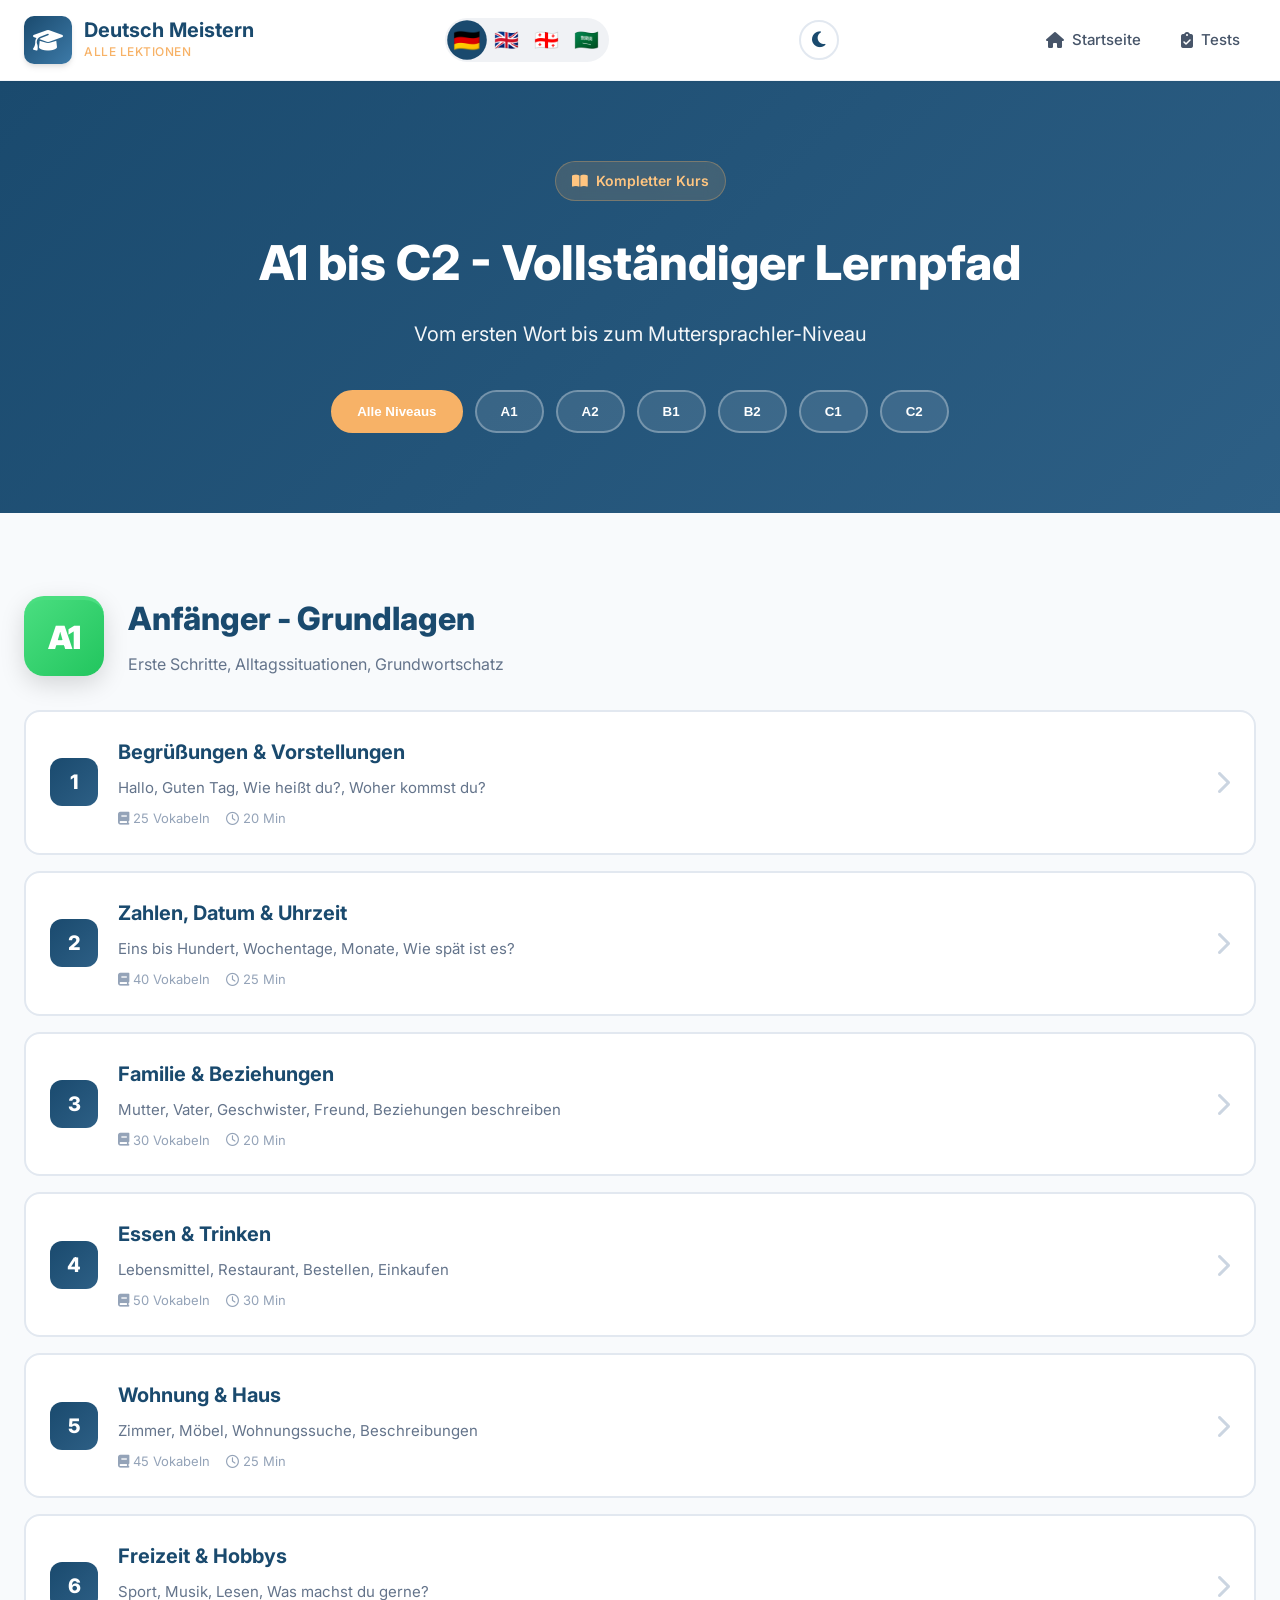
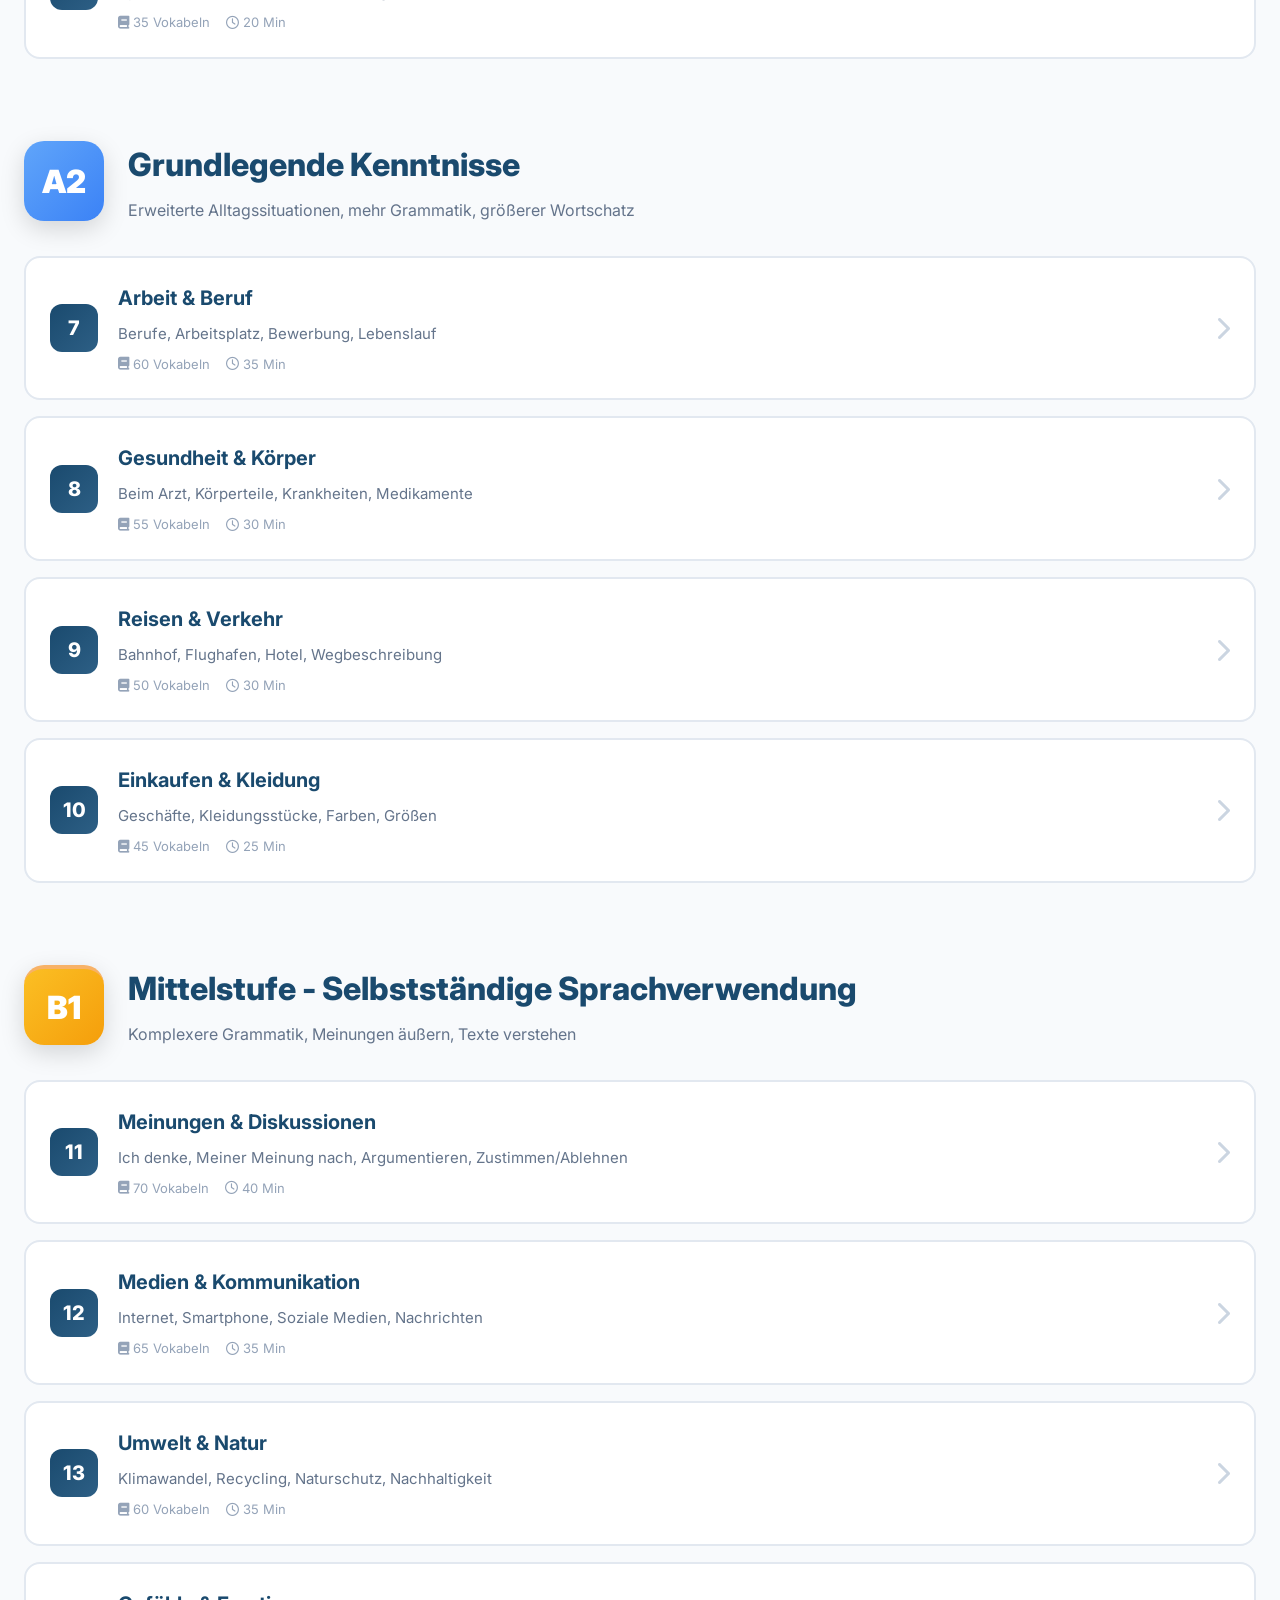
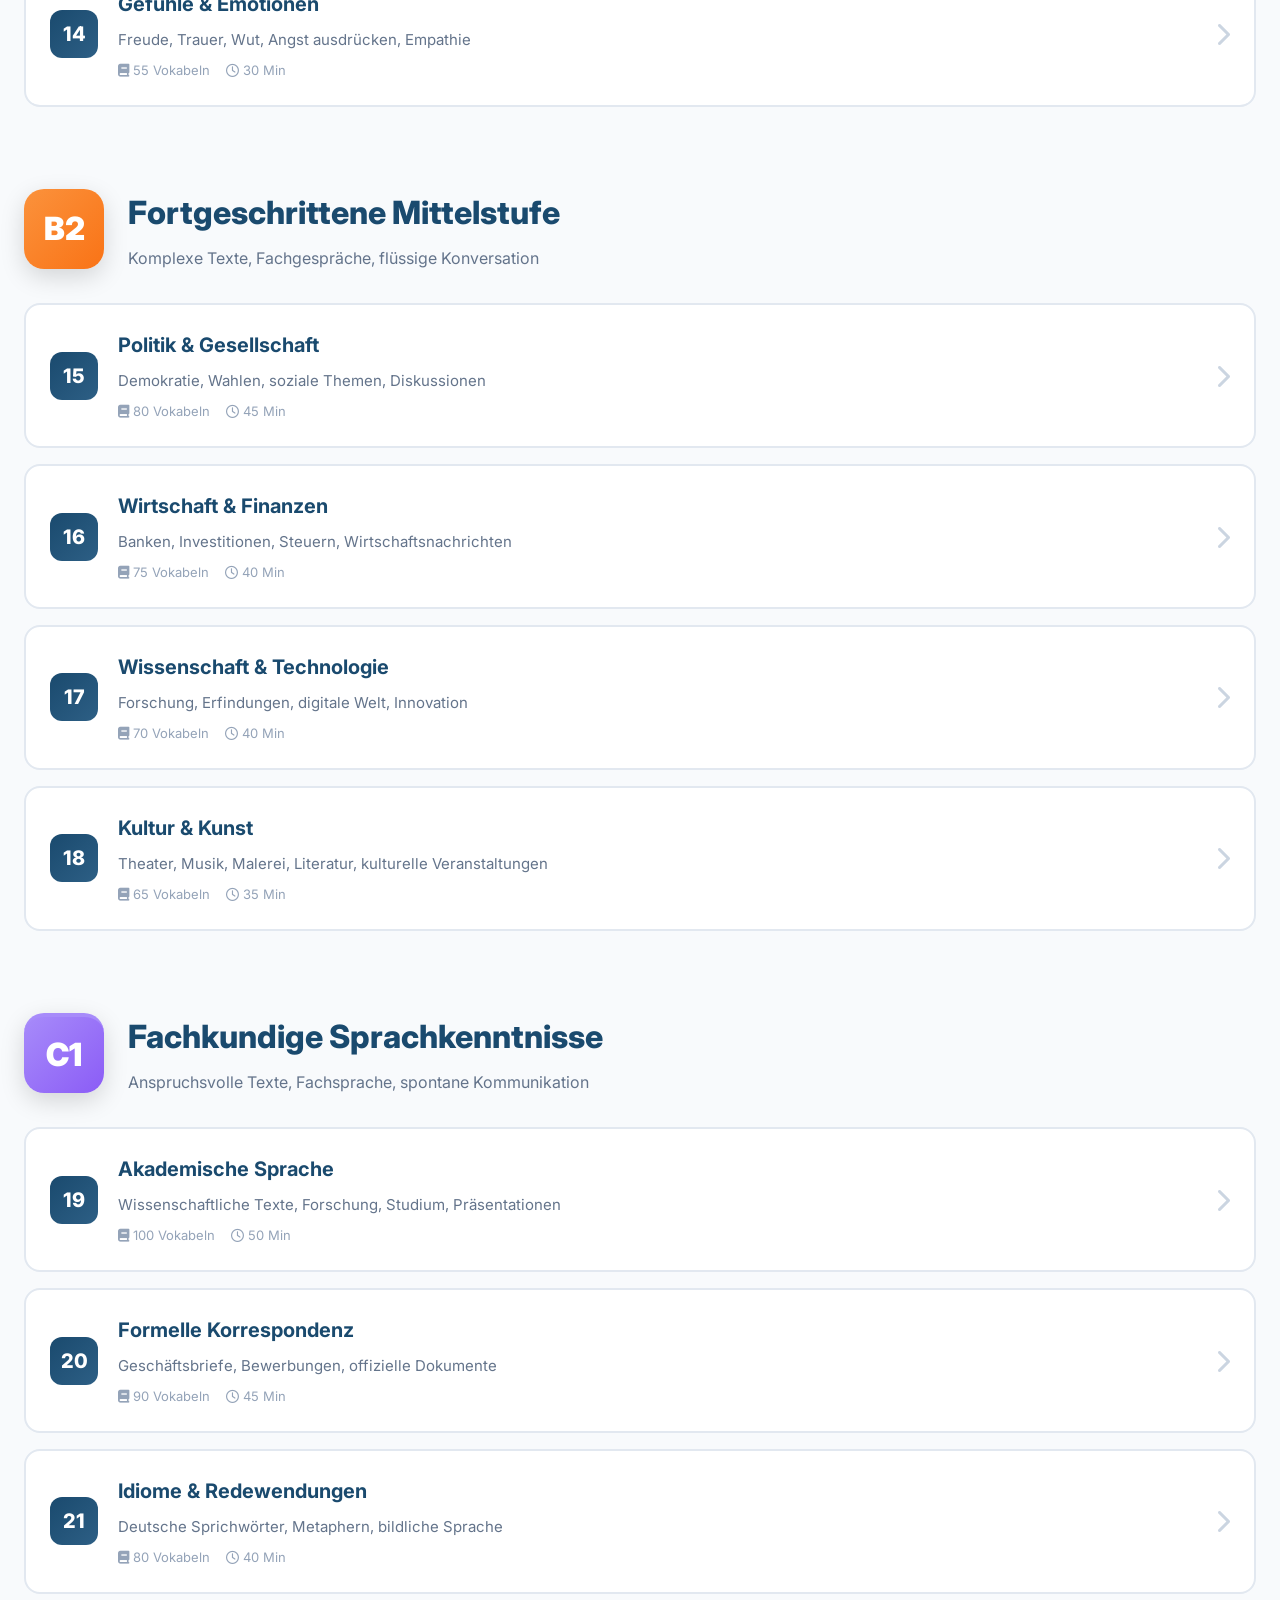
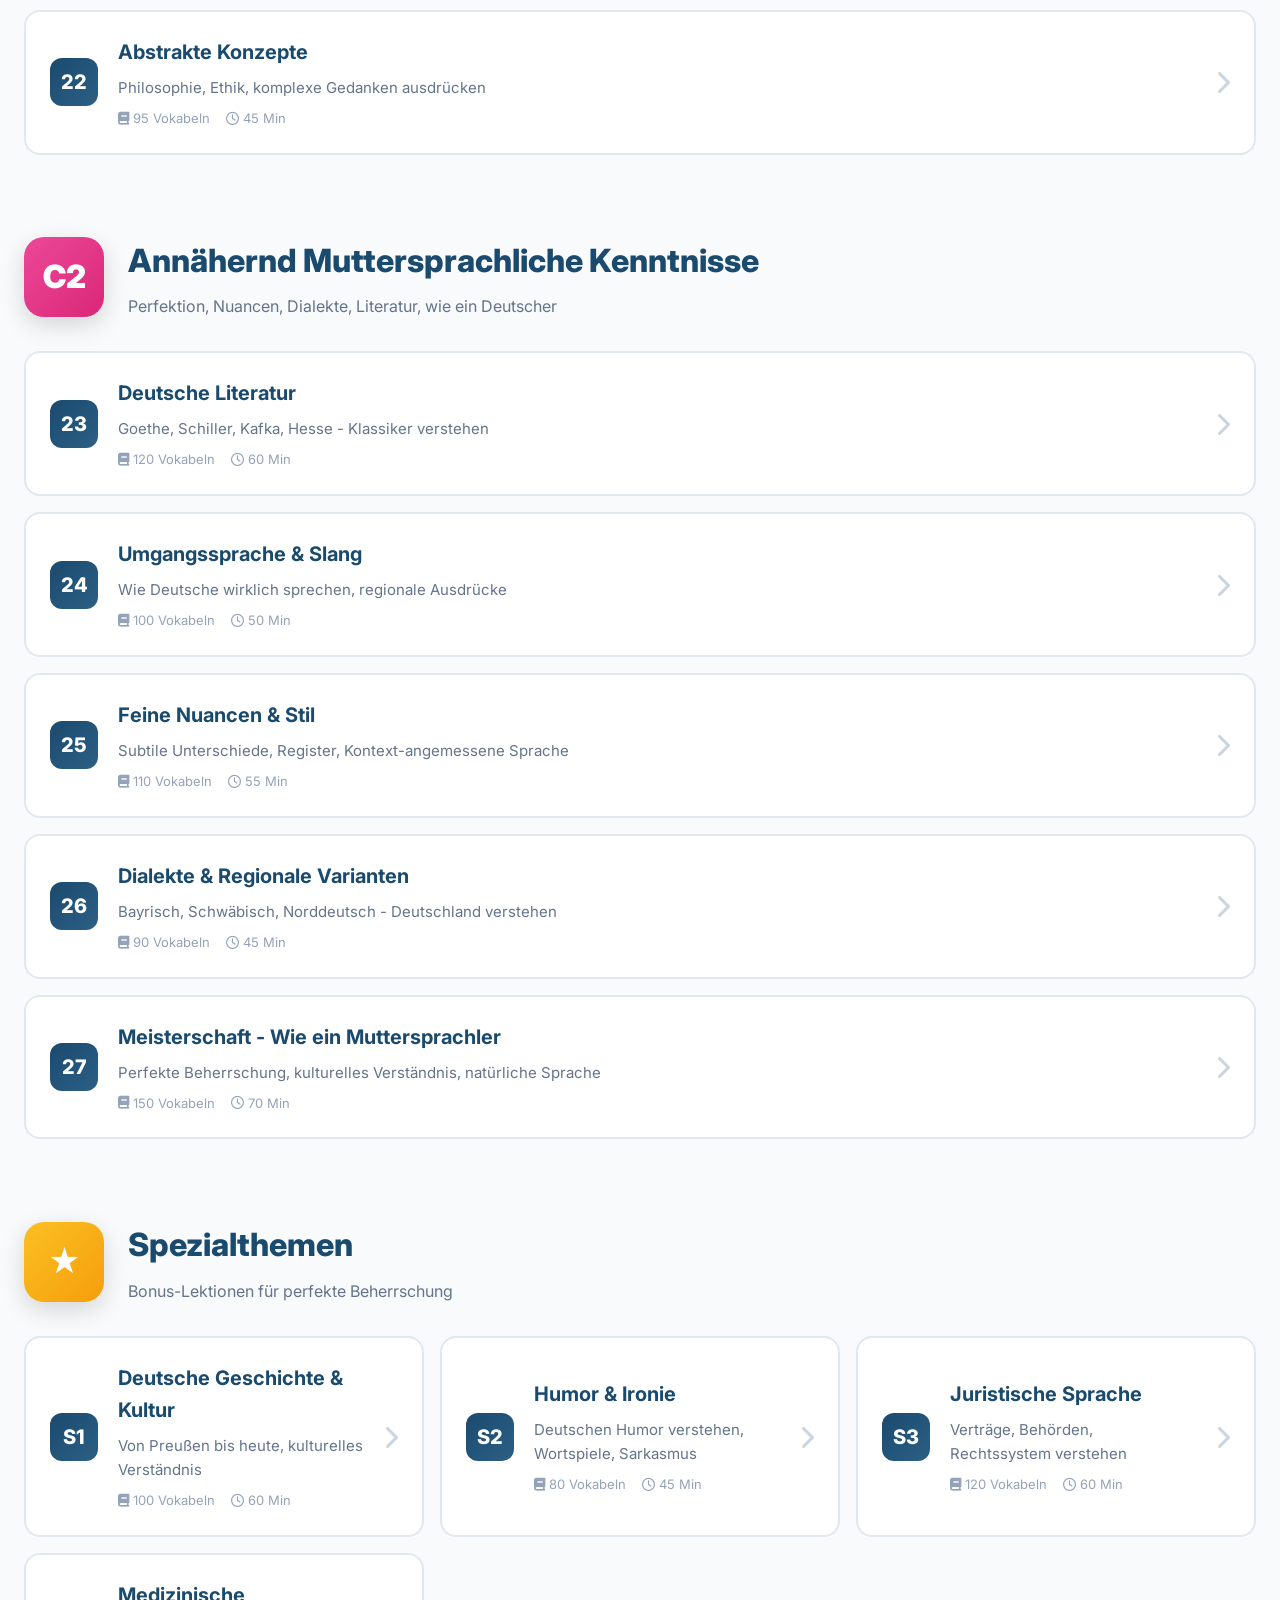
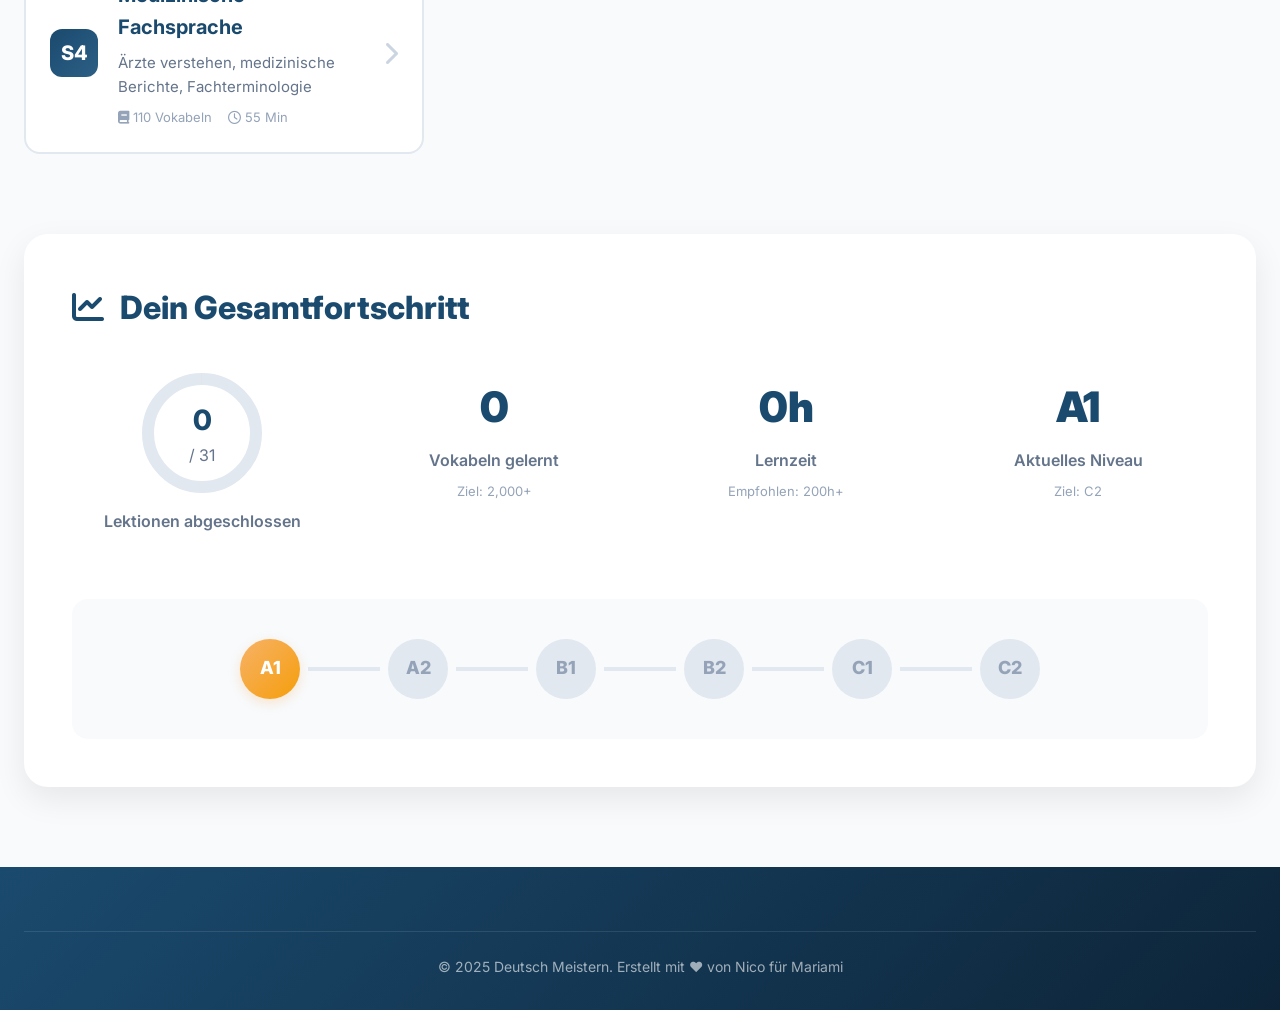
<file: lektionen.html>
<!DOCTYPE html>
<html lang="de">
<head>
    <meta charset="UTF-8">
    <meta name="viewport" content="width=device-width, initial-scale=1.0">
    <title>Alle Lektionen | Deutsch Meistern</title>
    <link rel="stylesheet" href="style.css">
    <link rel="stylesheet" href="lesson-styles.css">
    <link rel="stylesheet" href="https://cdnjs.cloudflare.com/ajax/libs/font-awesome/6.4.0/css/all.min.css">
    <link href="https://fonts.googleapis.com/css2?family=Inter:wght@300;400;500;600;700;800&display=swap" rel="stylesheet">
</head>
<body>
    <div class="scroll-progress"></div>

    <!-- Header -->
    <header class="header">
        <div class="container">
            <div class="header-content">
                <div class="logo">
                    <div class="logo-icon">
                        <i class="fa-solid fa-graduation-cap"></i>
                    </div>
                    <div class="logo-text">
                        <span class="logo-title">Deutsch Meistern</span>
                        <span class="logo-subtitle">Alle Lektionen</span>
                    </div>
                </div>
                
                <div class="language-switcher">
                    <button class="lang-btn active" data-lang="de">🇩🇪</button>
                    <button class="lang-btn" data-lang="en">🇬🇧</button>
                    <button class="lang-btn" data-lang="ka">🇬🇪</button>
                    <button class="lang-btn" data-lang="ar">🇸🇦</button>
                </div>
                
                <button class="theme-toggle" id="themeToggle">
                    <i class="fa-solid fa-moon"></i>
                </button>
                
                <nav class="nav">
                    <a href="index.html" class="nav-link">
                        <i class="fa-solid fa-home"></i>
                        <span>Startseite</span>
                    </a>
                    <a href="tests.html" class="nav-link">
                        <i class="fa-solid fa-clipboard-check"></i>
                        <span>Tests</span>
                    </a>
                </nav>
            </div>
        </div>
    </header>

    <!-- Lesson Library Hero -->
    <section class="lesson-hero">
        <div class="container">
            <div class="lesson-hero-content">
                <div class="hero-badge">
                    <i class="fa-solid fa-book-open"></i>
                    <span>Kompletter Kurs</span>
                </div>
                <h1>A1 bis C2 - Vollständiger Lernpfad</h1>
                <p>Vom ersten Wort bis zum Muttersprachler-Niveau</p>
                
                <div class="level-selector">
                    <button class="level-selector-btn active" onclick="filterLessons('all')">Alle Niveaus</button>
                    <button class="level-selector-btn" onclick="filterLessons('a1')">A1</button>
                    <button class="level-selector-btn" onclick="filterLessons('a2')">A2</button>
                    <button class="level-selector-btn" onclick="filterLessons('b1')">B1</button>
                    <button class="level-selector-btn" onclick="filterLessons('b2')">B2</button>
                    <button class="level-selector-btn" onclick="filterLessons('c1')">C1</button>
                    <button class="level-selector-btn" onclick="filterLessons('c2')">C2</button>
                </div>
            </div>
        </div>
    </section>

    <!-- Complete Lesson Structure -->
    <section class="lessons-library">
        <div class="container">
            
            <!-- A1 LEVEL -->
            <div class="level-section" data-level="a1">
                <div class="level-section-header">
                    <div class="level-badge-large level-a1">A1</div>
                    <div>
                        <h2>Anfänger - Grundlagen</h2>
                        <p>Erste Schritte, Alltagssituationen, Grundwortschatz</p>
                    </div>
                </div>

                <div class="lessons-grid">
                    <div class="lesson-item" onclick="openLesson('a1-1')">
                        <div class="lesson-number">1</div>
                        <div class="lesson-content">
                            <h3>Begrüßungen & Vorstellungen</h3>
                            <p>Hallo, Guten Tag, Wie heißt du?, Woher kommst du?</p>
                            <div class="lesson-meta-small">
                                <span><i class="fa-solid fa-book"></i> 25 Vokabeln</span>
                                <span><i class="fa-regular fa-clock"></i> 20 Min</span>
                            </div>
                        </div>
                        <i class="fa-solid fa-chevron-right"></i>
                    </div>

                    <div class="lesson-item" onclick="openLesson('a1-2')">
                        <div class="lesson-number">2</div>
                        <div class="lesson-content">
                            <h3>Zahlen, Datum & Uhrzeit</h3>
                            <p>Eins bis Hundert, Wochentage, Monate, Wie spät ist es?</p>
                            <div class="lesson-meta-small">
                                <span><i class="fa-solid fa-book"></i> 40 Vokabeln</span>
                                <span><i class="fa-regular fa-clock"></i> 25 Min</span>
                            </div>
                        </div>
                        <i class="fa-solid fa-chevron-right"></i>
                    </div>

                    <div class="lesson-item" onclick="openLesson('a1-3')">
                        <div class="lesson-number">3</div>
                        <div class="lesson-content">
                            <h3>Familie & Beziehungen</h3>
                            <p>Mutter, Vater, Geschwister, Freund, Beziehungen beschreiben</p>
                            <div class="lesson-meta-small">
                                <span><i class="fa-solid fa-book"></i> 30 Vokabeln</span>
                                <span><i class="fa-regular fa-clock"></i> 20 Min</span>
                            </div>
                        </div>
                        <i class="fa-solid fa-chevron-right"></i>
                    </div>

                    <div class="lesson-item" onclick="openLesson('a1-4')">
                        <div class="lesson-number">4</div>
                        <div class="lesson-content">
                            <h3>Essen & Trinken</h3>
                            <p>Lebensmittel, Restaurant, Bestellen, Einkaufen</p>
                            <div class="lesson-meta-small">
                                <span><i class="fa-solid fa-book"></i> 50 Vokabeln</span>
                                <span><i class="fa-regular fa-clock"></i> 30 Min</span>
                            </div>
                        </div>
                        <i class="fa-solid fa-chevron-right"></i>
                    </div>

                    <div class="lesson-item" onclick="openLesson('a1-5')">
                        <div class="lesson-number">5</div>
                        <div class="lesson-content">
                            <h3>Wohnung & Haus</h3>
                            <p>Zimmer, Möbel, Wohnungssuche, Beschreibungen</p>
                            <div class="lesson-meta-small">
                                <span><i class="fa-solid fa-book"></i> 45 Vokabeln</span>
                                <span><i class="fa-regular fa-clock"></i> 25 Min</span>
                            </div>
                        </div>
                        <i class="fa-solid fa-chevron-right"></i>
                    </div>

                    <div class="lesson-item" onclick="openLesson('a1-6')">
                        <div class="lesson-number">6</div>
                        <div class="lesson-content">
                            <h3>Freizeit & Hobbys</h3>
                            <p>Sport, Musik, Lesen, Was machst du gerne?</p>
                            <div class="lesson-meta-small">
                                <span><i class="fa-solid fa-book"></i> 35 Vokabeln</span>
                                <span><i class="fa-regular fa-clock"></i> 20 Min</span>
                            </div>
                        </div>
                        <i class="fa-solid fa-chevron-right"></i>
                    </div>
                </div>
            </div>

            <!-- A2 LEVEL -->
            <div class="level-section" data-level="a2">
                <div class="level-section-header">
                    <div class="level-badge-large level-a2">A2</div>
                    <div>
                        <h2>Grundlegende Kenntnisse</h2>
                        <p>Erweiterte Alltagssituationen, mehr Grammatik, größerer Wortschatz</p>
                    </div>
                </div>

                <div class="lessons-grid">
                    <div class="lesson-item" onclick="openLesson('a2-1')">
                        <div class="lesson-number">7</div>
                        <div class="lesson-content">
                            <h3>Arbeit & Beruf</h3>
                            <p>Berufe, Arbeitsplatz, Bewerbung, Lebenslauf</p>
                            <div class="lesson-meta-small">
                                <span><i class="fa-solid fa-book"></i> 60 Vokabeln</span>
                                <span><i class="fa-regular fa-clock"></i> 35 Min</span>
                            </div>
                        </div>
                        <i class="fa-solid fa-chevron-right"></i>
                    </div>

                    <div class="lesson-item" onclick="openLesson('a2-2')">
                        <div class="lesson-number">8</div>
                        <div class="lesson-content">
                            <h3>Gesundheit & Körper</h3>
                            <p>Beim Arzt, Körperteile, Krankheiten, Medikamente</p>
                            <div class="lesson-meta-small">
                                <span><i class="fa-solid fa-book"></i> 55 Vokabeln</span>
                                <span><i class="fa-regular fa-clock"></i> 30 Min</span>
                            </div>
                        </div>
                        <i class="fa-solid fa-chevron-right"></i>
                    </div>

                    <div class="lesson-item" onclick="openLesson('a2-3')">
                        <div class="lesson-number">9</div>
                        <div class="lesson-content">
                            <h3>Reisen & Verkehr</h3>
                            <p>Bahnhof, Flughafen, Hotel, Wegbeschreibung</p>
                            <div class="lesson-meta-small">
                                <span><i class="fa-solid fa-book"></i> 50 Vokabeln</span>
                                <span><i class="fa-regular fa-clock"></i> 30 Min</span>
                            </div>
                        </div>
                        <i class="fa-solid fa-chevron-right"></i>
                    </div>

                    <div class="lesson-item" onclick="openLesson('a2-4')">
                        <div class="lesson-number">10</div>
                        <div class="lesson-content">
                            <h3>Einkaufen & Kleidung</h3>
                            <p>Geschäfte, Kleidungsstücke, Farben, Größen</p>
                            <div class="lesson-meta-small">
                                <span><i class="fa-solid fa-book"></i> 45 Vokabeln</span>
                                <span><i class="fa-regular fa-clock"></i> 25 Min</span>
                            </div>
                        </div>
                        <i class="fa-solid fa-chevron-right"></i>
                    </div>
                </div>
            </div>

            <!-- B1 LEVEL -->
            <div class="level-section" data-level="b1">
                <div class="level-section-header">
                    <div class="level-badge-large level-b1">B1</div>
                    <div>
                        <h2>Mittelstufe - Selbstständige Sprachverwendung</h2>
                        <p>Komplexere Grammatik, Meinungen äußern, Texte verstehen</p>
                    </div>
                </div>

                <div class="lessons-grid">
                    <div class="lesson-item" onclick="openLesson('b1-1')">
                        <div class="lesson-number">11</div>
                        <div class="lesson-content">
                            <h3>Meinungen & Diskussionen</h3>
                            <p>Ich denke, Meiner Meinung nach, Argumentieren, Zustimmen/Ablehnen</p>
                            <div class="lesson-meta-small">
                                <span><i class="fa-solid fa-book"></i> 70 Vokabeln</span>
                                <span><i class="fa-regular fa-clock"></i> 40 Min</span>
                            </div>
                        </div>
                        <i class="fa-solid fa-chevron-right"></i>
                    </div>

                    <div class="lesson-item" onclick="openLesson('b1-2')">
                        <div class="lesson-number">12</div>
                        <div class="lesson-content">
                            <h3>Medien & Kommunikation</h3>
                            <p>Internet, Smartphone, Soziale Medien, Nachrichten</p>
                            <div class="lesson-meta-small">
                                <span><i class="fa-solid fa-book"></i> 65 Vokabeln</span>
                                <span><i class="fa-regular fa-clock"></i> 35 Min</span>
                            </div>
                        </div>
                        <i class="fa-solid fa-chevron-right"></i>
                    </div>

                    <div class="lesson-item" onclick="openLesson('b1-3')">
                        <div class="lesson-number">13</div>
                        <div class="lesson-content">
                            <h3>Umwelt & Natur</h3>
                            <p>Klimawandel, Recycling, Naturschutz, Nachhaltigkeit</p>
                            <div class="lesson-meta-small">
                                <span><i class="fa-solid fa-book"></i> 60 Vokabeln</span>
                                <span><i class="fa-regular fa-clock"></i> 35 Min</span>
                            </div>
                        </div>
                        <i class="fa-solid fa-chevron-right"></i>
                    </div>

                    <div class="lesson-item" onclick="openLesson('b1-4')">
                        <div class="lesson-number">14</div>
                        <div class="lesson-content">
                            <h3>Gefühle & Emotionen</h3>
                            <p>Freude, Trauer, Wut, Angst ausdrücken, Empathie</p>
                            <div class="lesson-meta-small">
                                <span><i class="fa-solid fa-book"></i> 55 Vokabeln</span>
                                <span><i class="fa-regular fa-clock"></i> 30 Min</span>
                            </div>
                        </div>
                        <i class="fa-solid fa-chevron-right"></i>
                    </div>
                </div>
            </div>

            <!-- B2 LEVEL -->
            <div class="level-section" data-level="b2">
                <div class="level-section-header">
                    <div class="level-badge-large level-b2">B2</div>
                    <div>
                        <h2>Fortgeschrittene Mittelstufe</h2>
                        <p>Komplexe Texte, Fachgespräche, flüssige Konversation</p>
                    </div>
                </div>

                <div class="lessons-grid">
                    <div class="lesson-item" onclick="openLesson('b2-1')">
                        <div class="lesson-number">15</div>
                        <div class="lesson-content">
                            <h3>Politik & Gesellschaft</h3>
                            <p>Demokratie, Wahlen, soziale Themen, Diskussionen</p>
                            <div class="lesson-meta-small">
                                <span><i class="fa-solid fa-book"></i> 80 Vokabeln</span>
                                <span><i class="fa-regular fa-clock"></i> 45 Min</span>
                            </div>
                        </div>
                        <i class="fa-solid fa-chevron-right"></i>
                    </div>

                    <div class="lesson-item" onclick="openLesson('b2-2')">
                        <div class="lesson-number">16</div>
                        <div class="lesson-content">
                            <h3>Wirtschaft & Finanzen</h3>
                            <p>Banken, Investitionen, Steuern, Wirtschaftsnachrichten</p>
                            <div class="lesson-meta-small">
                                <span><i class="fa-solid fa-book"></i> 75 Vokabeln</span>
                                <span><i class="fa-regular fa-clock"></i> 40 Min</span>
                            </div>
                        </div>
                        <i class="fa-solid fa-chevron-right"></i>
                    </div>

                    <div class="lesson-item" onclick="openLesson('b2-3')">
                        <div class="lesson-number">17</div>
                        <div class="lesson-content">
                            <h3>Wissenschaft & Technologie</h3>
                            <p>Forschung, Erfindungen, digitale Welt, Innovation</p>
                            <div class="lesson-meta-small">
                                <span><i class="fa-solid fa-book"></i> 70 Vokabeln</span>
                                <span><i class="fa-regular fa-clock"></i> 40 Min</span>
                            </div>
                        </div>
                        <i class="fa-solid fa-chevron-right"></i>
                    </div>

                    <div class="lesson-item" onclick="openLesson('b2-4')">
                        <div class="lesson-number">18</div>
                        <div class="lesson-content">
                            <h3>Kultur & Kunst</h3>
                            <p>Theater, Musik, Malerei, Literatur, kulturelle Veranstaltungen</p>
                            <div class="lesson-meta-small">
                                <span><i class="fa-solid fa-book"></i> 65 Vokabeln</span>
                                <span><i class="fa-regular fa-clock"></i> 35 Min</span>
                            </div>
                        </div>
                        <i class="fa-solid fa-chevron-right"></i>
                    </div>
                </div>
            </div>

            <!-- C1 LEVEL -->
            <div class="level-section" data-level="c1">
                <div class="level-section-header">
                    <div class="level-badge-large level-c1">C1</div>
                    <div>
                        <h2>Fachkundige Sprachkenntnisse</h2>
                        <p>Anspruchsvolle Texte, Fachsprache, spontane Kommunikation</p>
                    </div>
                </div>

                <div class="lessons-grid">
                    <div class="lesson-item" onclick="openLesson('c1-1')">
                        <div class="lesson-number">19</div>
                        <div class="lesson-content">
                            <h3>Akademische Sprache</h3>
                            <p>Wissenschaftliche Texte, Forschung, Studium, Präsentationen</p>
                            <div class="lesson-meta-small">
                                <span><i class="fa-solid fa-book"></i> 100 Vokabeln</span>
                                <span><i class="fa-regular fa-clock"></i> 50 Min</span>
                            </div>
                        </div>
                        <i class="fa-solid fa-chevron-right"></i>
                    </div>

                    <div class="lesson-item" onclick="openLesson('c1-2')">
                        <div class="lesson-number">20</div>
                        <div class="lesson-content">
                            <h3>Formelle Korrespondenz</h3>
                            <p>Geschäftsbriefe, Bewerbungen, offizielle Dokumente</p>
                            <div class="lesson-meta-small">
                                <span><i class="fa-solid fa-book"></i> 90 Vokabeln</span>
                                <span><i class="fa-regular fa-clock"></i> 45 Min</span>
                            </div>
                        </div>
                        <i class="fa-solid fa-chevron-right"></i>
                    </div>

                    <div class="lesson-item" onclick="openLesson('c1-3')">
                        <div class="lesson-number">21</div>
                        <div class="lesson-content">
                            <h3>Idiome & Redewendungen</h3>
                            <p>Deutsche Sprichwörter, Metaphern, bildliche Sprache</p>
                            <div class="lesson-meta-small">
                                <span><i class="fa-solid fa-book"></i> 80 Vokabeln</span>
                                <span><i class="fa-regular fa-clock"></i> 40 Min</span>
                            </div>
                        </div>
                        <i class="fa-solid fa-chevron-right"></i>
                    </div>

                    <div class="lesson-item" onclick="openLesson('c1-4')">
                        <div class="lesson-number">22</div>
                        <div class="lesson-content">
                            <h3>Abstrakte Konzepte</h3>
                            <p>Philosophie, Ethik, komplexe Gedanken ausdrücken</p>
                            <div class="lesson-meta-small">
                                <span><i class="fa-solid fa-book"></i> 95 Vokabeln</span>
                                <span><i class="fa-regular fa-clock"></i> 45 Min</span>
                            </div>
                        </div>
                        <i class="fa-solid fa-chevron-right"></i>
                    </div>
                </div>
            </div>

            <!-- C2 LEVEL - MUTTERSPRACHLER -->
            <div class="level-section" data-level="c2">
                <div class="level-section-header">
                    <div class="level-badge-large level-c2">C2</div>
                    <div>
                        <h2>Annähernd Muttersprachliche Kenntnisse</h2>
                        <p>Perfektion, Nuancen, Dialekte, Literatur, wie ein Deutscher</p>
                    </div>
                </div>

                <div class="lessons-grid">
                    <div class="lesson-item" onclick="openLesson('c2-1')">
                        <div class="lesson-number">23</div>
                        <div class="lesson-content">
                            <h3>Deutsche Literatur</h3>
                            <p>Goethe, Schiller, Kafka, Hesse - Klassiker verstehen</p>
                            <div class="lesson-meta-small">
                                <span><i class="fa-solid fa-book"></i> 120 Vokabeln</span>
                                <span><i class="fa-regular fa-clock"></i> 60 Min</span>
                            </div>
                        </div>
                        <i class="fa-solid fa-chevron-right"></i>
                    </div>

                    <div class="lesson-item" onclick="openLesson('c2-2')">
                        <div class="lesson-number">24</div>
                        <div class="lesson-content">
                            <h3>Umgangssprache & Slang</h3>
                            <p>Wie Deutsche wirklich sprechen, regionale Ausdrücke</p>
                            <div class="lesson-meta-small">
                                <span><i class="fa-solid fa-book"></i> 100 Vokabeln</span>
                                <span><i class="fa-regular fa-clock"></i> 50 Min</span>
                            </div>
                        </div>
                        <i class="fa-solid fa-chevron-right"></i>
                    </div>

                    <div class="lesson-item" onclick="openLesson('c2-3')">
                        <div class="lesson-number">25</div>
                        <div class="lesson-content">
                            <h3>Feine Nuancen & Stil</h3>
                            <p>Subtile Unterschiede, Register, Kontext-angemessene Sprache</p>
                            <div class="lesson-meta-small">
                                <span><i class="fa-solid fa-book"></i> 110 Vokabeln</span>
                                <span><i class="fa-regular fa-clock"></i> 55 Min</span>
                            </div>
                        </div>
                        <i class="fa-solid fa-chevron-right"></i>
                    </div>

                    <div class="lesson-item" onclick="openLesson('c2-4')">
                        <div class="lesson-number">26</div>
                        <div class="lesson-content">
                            <h3>Dialekte & Regionale Varianten</h3>
                            <p>Bayrisch, Schwäbisch, Norddeutsch - Deutschland verstehen</p>
                            <div class="lesson-meta-small">
                                <span><i class="fa-solid fa-book"></i> 90 Vokabeln</span>
                                <span><i class="fa-regular fa-clock"></i> 45 Min</span>
                            </div>
                        </div>
                        <i class="fa-solid fa-chevron-right"></i>
                    </div>

                    <div class="lesson-item" onclick="openLesson('c2-5')">
                        <div class="lesson-number">27</div>
                        <div class="lesson-content">
                            <h3>Meisterschaft - Wie ein Muttersprachler</h3>
                            <p>Perfekte Beherrschung, kulturelles Verständnis, natürliche Sprache</p>
                            <div class="lesson-meta-small">
                                <span><i class="fa-solid fa-book"></i> 150 Vokabeln</span>
                                <span><i class="fa-regular fa-clock"></i> 70 Min</span>
                            </div>
                        </div>
                        <i class="fa-solid fa-chevron-right"></i>
                    </div>
                </div>
            </div>

            <!-- Special Topics -->
            <div class="level-section special-section">
                <div class="level-section-header">
                    <div class="level-badge-large level-special">★</div>
                    <div>
                        <h2>Spezialthemen</h2>
                        <p>Bonus-Lektionen für perfekte Beherrschung</p>
                    </div>
                </div>

                <div class="lessons-grid">
                    <div class="lesson-item" onclick="openLesson('special-1')">
                        <div class="lesson-number">S1</div>
                        <div class="lesson-content">
                            <h3>Deutsche Geschichte & Kultur</h3>
                            <p>Von Preußen bis heute, kulturelles Verständnis</p>
                            <div class="lesson-meta-small">
                                <span><i class="fa-solid fa-book"></i> 100 Vokabeln</span>
                                <span><i class="fa-regular fa-clock"></i> 60 Min</span>
                            </div>
                        </div>
                        <i class="fa-solid fa-chevron-right"></i>
                    </div>

                    <div class="lesson-item" onclick="openLesson('special-2')">
                        <div class="lesson-number">S2</div>
                        <div class="lesson-content">
                            <h3>Humor & Ironie</h3>
                            <p>Deutschen Humor verstehen, Wortspiele, Sarkasmus</p>
                            <div class="lesson-meta-small">
                                <span><i class="fa-solid fa-book"></i> 80 Vokabeln</span>
                                <span><i class="fa-regular fa-clock"></i> 45 Min</span>
                            </div>
                        </div>
                        <i class="fa-solid fa-chevron-right"></i>
                    </div>

                    <div class="lesson-item" onclick="openLesson('special-3')">
                        <div class="lesson-number">S3</div>
                        <div class="lesson-content">
                            <h3>Juristische Sprache</h3>
                            <p>Verträge, Behörden, Rechtssystem verstehen</p>
                            <div class="lesson-meta-small">
                                <span><i class="fa-solid fa-book"></i> 120 Vokabeln</span>
                                <span><i class="fa-regular fa-clock"></i> 60 Min</span>
                            </div>
                        </div>
                        <i class="fa-solid fa-chevron-right"></i>
                    </div>

                    <div class="lesson-item" onclick="openLesson('special-4')">
                        <div class="lesson-number">S4</div>
                        <div class="lesson-content">
                            <h3>Medizinische Fachsprache</h3>
                            <p>Ärzte verstehen, medizinische Berichte, Fachterminologie</p>
                            <div class="lesson-meta-small">
                                <span><i class="fa-solid fa-book"></i> 110 Vokabeln</span>
                                <span><i class="fa-regular fa-clock"></i> 55 Min</span>
                            </div>
                        </div>
                        <i class="fa-solid fa-chevron-right"></i>
                    </div>
                </div>
            </div>

            <!-- Progress Overview -->
            <div class="progress-overview">
                <h2><i class="fa-solid fa-chart-line"></i> Dein Gesamtfortschritt</h2>
                <div class="total-progress-stats">
                    <div class="progress-stat">
                        <div class="progress-circle" data-progress="0">
                            <svg width="120" height="120">
                                <circle cx="60" cy="60" r="54" fill="none" stroke="#e2e8f0" stroke-width="12"/>
                                <circle cx="60" cy="60" r="54" fill="none" stroke="#f7b267" stroke-width="12" 
                                        stroke-dasharray="339" stroke-dashoffset="339" class="progress-ring"/>
                            </svg>
                            <div class="progress-text">
                                <strong id="totalLessonsCompleted">0</strong>
                                <span>/ 31</span>
                            </div>
                        </div>
                        <p>Lektionen abgeschlossen</p>
                    </div>

                    <div class="progress-stat">
                        <h3 id="totalVocabCount">0</h3>
                        <p>Vokabeln gelernt</p>
                        <small>Ziel: 2,000+</small>
                    </div>

                    <div class="progress-stat">
                        <h3 id="totalTimeSpent">0h</h3>
                        <p>Lernzeit</p>
                        <small>Empfohlen: 200h+</small>
                    </div>

                    <div class="progress-stat">
                        <h3 id="currentLevel">A1</h3>
                        <p>Aktuelles Niveau</p>
                        <small>Ziel: C2</small>
                    </div>
                </div>

                <div class="level-path-visual">
                    <div class="path-line">
                        <div class="path-node completed">
                            <span>A1</span>
                        </div>
                        <div class="path-connector"></div>
                        <div class="path-node">
                            <span>A2</span>
                        </div>
                        <div class="path-connector"></div>
                        <div class="path-node">
                            <span>B1</span>
                        </div>
                        <div class="path-connector"></div>
                        <div class="path-node">
                            <span>B2</span>
                        </div>
                        <div class="path-connector"></div>
                        <div class="path-node">
                            <span>C1</span>
                        </div>
                        <div class="path-connector"></div>
                        <div class="path-node">
                            <span>C2</span>
                        </div>
                    </div>
                </div>
            </div>

        </div>
    </section>

    <!-- Footer -->
    <footer class="footer">
        <div class="container">
            <div class="footer-bottom">
                <p>&copy; 2025 Deutsch Meistern. Erstellt mit ❤️ von Nico für Mariami</p>
            </div>
        </div>
    </footer>

    <button class="back-to-top" id="backToTop">
        <i class="fa-solid fa-arrow-up"></i>
    </button>

    <script src="script.js"></script>
    <script src="lesson-engine.js"></script>
</body>
</html>
</file>
<file: style.css>
/* ============================================
   DEUTSCH MEISTERN - PREMIUM LEARNING PLATFORM
   Modern, Professional, AAA-Quality Design
   ============================================ */

/* CSS Variables & Design System */
:root {
    /* Primary Colors */
    --primary-dark: #1a4a6e;
    --primary-medium: #2d5f85;
    --primary-light: #3d7aa8;
    --accent-orange: #f7b267;
    --accent-orange-light: #ffc580;
    
    /* Article Colors */
    --article-masculine: #6ba7c6;
    --article-feminine: #e891b0;
    --article-neutral: #a8c69f;
    
    /* Neutral Colors */
    --background-primary: #ffffff;
    --background-secondary: #f8f9fa;
    --background-tertiary: #f0f2f5;
    --text-primary: #1e293b;
    --text-secondary: #475569;
    --text-tertiary: #94a3b8;
    --border-color: #e2e8f0;
    --border-light: #f1f5f9;
    
    /* Shadows */
    --shadow-sm: 0 1px 2px 0 rgba(0, 0, 0, 0.05);
    --shadow-md: 0 4px 6px -1px rgba(0, 0, 0, 0.1), 0 2px 4px -1px rgba(0, 0, 0, 0.06);
    --shadow-lg: 0 10px 15px -3px rgba(0, 0, 0, 0.1), 0 4px 6px -2px rgba(0, 0, 0, 0.05);
    --shadow-xl: 0 20px 25px -5px rgba(0, 0, 0, 0.1), 0 10px 10px -5px rgba(0, 0, 0, 0.04);
    --shadow-2xl: 0 25px 50px -12px rgba(0, 0, 0, 0.25);
    
    /* Transitions */
    --transition-fast: 150ms cubic-bezier(0.4, 0, 0.2, 1);
    --transition-base: 250ms cubic-bezier(0.4, 0, 0.2, 1);
    --transition-slow: 350ms cubic-bezier(0.4, 0, 0.2, 1);
    
    /* Border Radius */
    --radius-sm: 6px;
    --radius-md: 10px;
    --radius-lg: 16px;
    --radius-xl: 24px;
    
    /* Spacing */
    --spacing-xs: 8px;
    --spacing-sm: 12px;
    --spacing-md: 16px;
    --spacing-lg: 24px;
    --spacing-xl: 32px;
    --spacing-2xl: 48px;
    --spacing-3xl: 64px;
}

/* Reset & Base Styles */
* {
    margin: 0;
    padding: 0;
    box-sizing: border-box;
}

html {
    scroll-behavior: smooth;
    -webkit-font-smoothing: antialiased;
    -moz-osx-font-smoothing: grayscale;
}

body {
    font-family: 'Inter', -apple-system, BlinkMacSystemFont, 'Segoe UI', Roboto, sans-serif;
    line-height: 1.6;
    color: var(--text-primary);
    background-color: var(--background-secondary);
    overflow-x: hidden;
}

.container {
    max-width: 1280px;
    margin: 0 auto;
    padding: 0 var(--spacing-lg);
}

/* ============================================
   SCROLL PROGRESS BAR
   ============================================ */
.scroll-progress {
    position: fixed;
    top: 0;
    left: 0;
    width: 0%;
    height: 4px;
    background: linear-gradient(90deg, var(--accent-orange) 0%, var(--primary-light) 100%);
    z-index: 9999;
    transition: width 0.1s ease;
}

/* ============================================
   HEADER & NAVIGATION
   ============================================ */
.header {
    position: sticky;
    top: 0;
    background: rgba(255, 255, 255, 0.95);
    backdrop-filter: blur(12px);
    -webkit-backdrop-filter: blur(12px);
    box-shadow: var(--shadow-sm);
    z-index: 1000;
    border-bottom: 1px solid var(--border-light);
    transition: all var(--transition-base);
}

.header-content {
    display: flex;
    justify-content: space-between;
    align-items: center;
    padding: var(--spacing-md) 0;
}

.logo {
    display: flex;
    align-items: center;
    gap: var(--spacing-sm);
    cursor: pointer;
    transition: transform var(--transition-base);
}

.logo:hover {
    transform: translateY(-2px);
}

.logo-icon {
    width: 48px;
    height: 48px;
    background: linear-gradient(135deg, var(--primary-dark) 0%, var(--primary-light) 100%);
    border-radius: var(--radius-md);
    display: flex;
    align-items: center;
    justify-content: center;
    color: white;
    font-size: 24px;
    box-shadow: var(--shadow-md);
}

.logo-text {
    display: flex;
    flex-direction: column;
}

.logo-title {
    font-size: 20px;
    font-weight: 700;
    color: var(--primary-dark);
    line-height: 1.2;
}

.logo-subtitle {
    font-size: 12px;
    font-weight: 500;
    color: var(--accent-orange);
    text-transform: uppercase;
    letter-spacing: 0.5px;
}

.nav {
    display: flex;
    gap: var(--spacing-xs);
    align-items: center;
}

.nav-link {
    display: flex;
    align-items: center;
    gap: var(--spacing-xs);
    padding: var(--spacing-sm) var(--spacing-md);
    text-decoration: none;
    color: var(--text-secondary);
    font-weight: 500;
    font-size: 15px;
    border-radius: var(--radius-sm);
    transition: all var(--transition-base);
    position: relative;
    overflow: hidden;
}

.nav-link::before {
    content: '';
    position: absolute;
    top: 0;
    left: 0;
    width: 100%;
    height: 100%;
    background: linear-gradient(135deg, var(--primary-dark) 0%, var(--primary-light) 100%);
    opacity: 0;
    transition: opacity var(--transition-base);
    z-index: -1;
}

.nav-link:hover::before {
    opacity: 0.1;
}

.nav-link:hover {
    color: var(--primary-dark);
    transform: translateY(-2px);
}

.nav-link i {
    font-size: 16px;
}

.nav-link-special {
    background: linear-gradient(135deg, rgba(247, 178, 103, 0.15) 0%, rgba(247, 178, 103, 0.08) 100%);
    border: 2px solid rgba(247, 178, 103, 0.3);
}

.nav-link-special:hover {
    background: linear-gradient(135deg, var(--accent-orange) 0%, var(--accent-orange-light) 100%);
    color: white;
    border-color: var(--accent-orange);
}

/* ============================================
   HERO SECTION
   ============================================ */
.hero {
    position: relative;
    background: linear-gradient(135deg, var(--primary-dark) 0%, var(--primary-medium) 50%, var(--primary-light) 100%);
    padding: var(--spacing-3xl) 0;
    overflow: hidden;
    color: white;
}

.hero-background {
    position: absolute;
    top: 0;
    left: 0;
    width: 100%;
    height: 100%;
    overflow: hidden;
    z-index: 0;
}

.hero-circle {
    position: absolute;
    border-radius: 50%;
    background: rgba(255, 255, 255, 0.05);
    animation: float 20s infinite ease-in-out;
}

.hero-circle-1 {
    width: 400px;
    height: 400px;
    top: -100px;
    right: -100px;
    animation-delay: 0s;
}

.hero-circle-2 {
    width: 300px;
    height: 300px;
    bottom: -150px;
    left: -50px;
    animation-delay: 5s;
}

.hero-circle-3 {
    width: 200px;
    height: 200px;
    top: 50%;
    left: 50%;
    animation-delay: 10s;
}

@keyframes float {
    0%, 100% { transform: translate(0, 0) scale(1); }
    25% { transform: translate(20px, -20px) scale(1.05); }
    50% { transform: translate(-20px, 20px) scale(0.95); }
    75% { transform: translate(20px, 20px) scale(1.02); }
}

.hero-content {
    position: relative;
    z-index: 1;
    text-align: center;
    max-width: 900px;
    margin: 0 auto;
}

.hero-badge {
    display: inline-flex;
    align-items: center;
    gap: var(--spacing-xs);
    background: rgba(247, 178, 103, 0.15);
    border: 1px solid rgba(247, 178, 103, 0.3);
    padding: var(--spacing-xs) var(--spacing-md);
    border-radius: 50px;
    color: var(--accent-orange-light);
    font-weight: 600;
    font-size: 14px;
    margin-bottom: var(--spacing-lg);
    backdrop-filter: blur(10px);
    animation: slideDown 0.6s ease;
}

@keyframes slideDown {
    from {
        opacity: 0;
        transform: translateY(-20px);
    }
    to {
        opacity: 1;
        transform: translateY(0);
    }
}

.hero-title {
    font-size: 56px;
    font-weight: 800;
    line-height: 1.1;
    margin-bottom: var(--spacing-lg);
    animation: slideDown 0.6s ease 0.1s backwards;
}

.gradient-text {
    background: linear-gradient(135deg, var(--accent-orange-light) 0%, var(--accent-orange) 100%);
    -webkit-background-clip: text;
    -webkit-text-fill-color: transparent;
    background-clip: text;
}

.hero-subtitle {
    font-size: 20px;
    line-height: 1.7;
    color: rgba(255, 255, 255, 0.9);
    margin-bottom: var(--spacing-2xl);
    animation: slideDown 0.6s ease 0.2s backwards;
}

.hero-stats {
    display: flex;
    justify-content: center;
    gap: var(--spacing-xl);
    margin-bottom: var(--spacing-2xl);
    flex-wrap: wrap;
    animation: slideDown 0.6s ease 0.3s backwards;
}

.stat-card {
    display: flex;
    align-items: center;
    gap: var(--spacing-md);
    background: rgba(255, 255, 255, 0.1);
    backdrop-filter: blur(10px);
    border: 1px solid rgba(255, 255, 255, 0.2);
    padding: var(--spacing-md) var(--spacing-lg);
    border-radius: var(--radius-lg);
    transition: all var(--transition-base);
}

.stat-card:hover {
    transform: translateY(-4px);
    background: rgba(255, 255, 255, 0.15);
    box-shadow: var(--shadow-xl);
}

.stat-card i {
    font-size: 32px;
    color: var(--accent-orange-light);
}

.stat-content {
    display: flex;
    flex-direction: column;
    align-items: flex-start;
}

.stat-number {
    font-size: 28px;
    font-weight: 800;
    line-height: 1;
    color: white;
}

.stat-label {
    font-size: 14px;
    color: rgba(255, 255, 255, 0.8);
    font-weight: 500;
}

.hero-features {
    display: flex;
    justify-content: center;
    gap: var(--spacing-md);
    flex-wrap: wrap;
    animation: slideDown 0.6s ease 0.4s backwards;
}

.feature-pill {
    display: flex;
    align-items: center;
    gap: var(--spacing-xs);
    background: rgba(255, 255, 255, 0.1);
    backdrop-filter: blur(10px);
    padding: var(--spacing-sm) var(--spacing-md);
    border-radius: 50px;
    font-weight: 500;
    font-size: 15px;
    border: 1px solid rgba(255, 255, 255, 0.2);
    transition: all var(--transition-base);
}

.feature-pill:hover {
    background: rgba(255, 255, 255, 0.2);
    transform: scale(1.05);
}

.feature-pill i {
    color: var(--accent-orange-light);
}

/* ============================================
   LEVEL OVERVIEW
   ============================================ */
.level-overview {
    padding: var(--spacing-3xl) 0;
    background: var(--background-primary);
}

.section-intro {
    text-align: center;
    margin-bottom: var(--spacing-2xl);
    max-width: 700px;
    margin-left: auto;
    margin-right: auto;
}

.section-label {
    display: inline-block;
    font-size: 14px;
    font-weight: 700;
    color: var(--accent-orange);
    text-transform: uppercase;
    letter-spacing: 1px;
    margin-bottom: var(--spacing-sm);
}

.section-label i {
    margin-right: var(--spacing-xs);
}

.section-title {
    font-size: 42px;
    font-weight: 800;
    color: var(--primary-dark);
    margin-bottom: var(--spacing-md);
    line-height: 1.2;
}

.section-description {
    font-size: 18px;
    color: var(--text-secondary);
    line-height: 1.7;
}

.level-grid {
    display: grid;
    grid-template-columns: repeat(auto-fit, minmax(300px, 1fr));
    gap: var(--spacing-xl);
}

.level-card {
    background: var(--background-primary);
    border-radius: var(--radius-xl);
    padding: var(--spacing-xl);
    box-shadow: var(--shadow-lg);
    border: 2px solid var(--border-light);
    transition: all var(--transition-slow);
    opacity: 0;
}

.level-card.animate-in {
    animation: fadeInUp 0.6s ease forwards;
}

@keyframes fadeInUp {
    from {
        opacity: 0;
        transform: translateY(30px);
    }
    to {
        opacity: 1;
        transform: translateY(0);
    }
}

.level-card:hover {
    transform: translateY(-8px);
    box-shadow: var(--shadow-2xl);
}

.level-a1 {
    border-top: 4px solid #4ade80;
}

.level-b1 {
    border-top: 4px solid var(--accent-orange);
}

.level-c1 {
    border-top: 4px solid #a78bfa;
}

.level-icon {
    width: 64px;
    height: 64px;
    border-radius: var(--radius-lg);
    display: flex;
    align-items: center;
    justify-content: center;
    font-size: 32px;
    margin-bottom: var(--spacing-lg);
    transition: all var(--transition-base);
}

.level-a1 .level-icon {
    background: linear-gradient(135deg, #4ade80 0%, #22c55e 100%);
    color: white;
}

.level-b1 .level-icon {
    background: linear-gradient(135deg, var(--accent-orange-light) 0%, var(--accent-orange) 100%);
    color: white;
}

.level-c1 .level-icon {
    background: linear-gradient(135deg, #a78bfa 0%, #8b5cf6 100%);
    color: white;
}

.level-card:hover .level-icon {
    transform: scale(1.1) rotate(5deg);
}

.level-card h3 {
    font-size: 28px;
    font-weight: 700;
    color: var(--primary-dark);
    margin-bottom: var(--spacing-xs);
}

.level-description {
    font-size: 16px;
    color: var(--text-secondary);
    margin-bottom: var(--spacing-lg);
    font-weight: 500;
}

.level-topics {
    list-style: none;
    margin-bottom: var(--spacing-lg);
}

.level-topics li {
    display: flex;
    align-items: center;
    gap: var(--spacing-sm);
    padding: var(--spacing-sm) 0;
    color: var(--text-secondary);
    font-size: 15px;
}

.level-topics i {
    color: #4ade80;
    font-size: 18px;
}

.level-progress {
    margin-top: auto;
}

.progress-bar {
    width: 100%;
    height: 8px;
    background: var(--background-tertiary);
    border-radius: 50px;
    overflow: hidden;
    margin-bottom: var(--spacing-xs);
}

.progress-fill {
    height: 100%;
    background: linear-gradient(90deg, var(--accent-orange) 0%, var(--accent-orange-light) 100%);
    border-radius: 50px;
    transition: width 1s ease;
}

.progress-label {
    font-size: 13px;
    color: var(--text-tertiary);
    font-weight: 600;
}

/* ============================================
   SECTIONS
   ============================================ */
.section {
    padding: var(--spacing-3xl) 0;
    background: var(--background-secondary);
}

.section-alt {
    background: var(--background-primary);
}

/* ============================================
   LESSON CARDS
   ============================================ */
.lesson-card {
    background: var(--background-primary);
    border-radius: var(--radius-xl);
    padding: var(--spacing-2xl);
    margin-bottom: var(--spacing-xl);
    box-shadow: var(--shadow-md);
    border: 1px solid var(--border-light);
    transition: all var(--transition-slow);
    opacity: 0;
}

.lesson-card.animate-in {
    animation: fadeInUp 0.6s ease forwards;
}

.lesson-card:hover {
    box-shadow: var(--shadow-xl);
    transform: translateY(-4px);
}

.featured-lesson {
    border: 2px solid var(--accent-orange);
    box-shadow: var(--shadow-lg);
}

.lesson-header {
    display: flex;
    justify-content: space-between;
    align-items: center;
    margin-bottom: var(--spacing-xl);
    padding-bottom: var(--spacing-lg);
    border-bottom: 2px solid var(--border-light);
    flex-wrap: wrap;
    gap: var(--spacing-md);
}

.lesson-title-group {
    display: flex;
    align-items: center;
    gap: var(--spacing-md);
    flex-wrap: wrap;
}

.lesson-level {
    background: linear-gradient(135deg, var(--primary-dark) 0%, var(--primary-light) 100%);
    color: white;
    padding: var(--spacing-xs) var(--spacing-md);
    border-radius: var(--radius-sm);
    font-weight: 700;
    font-size: 14px;
    text-transform: uppercase;
    letter-spacing: 0.5px;
}

.lesson-title-group h3 {
    font-size: 28px;
    font-weight: 700;
    color: var(--primary-dark);
    line-height: 1.3;
}

.lesson-meta {
    display: flex;
    gap: var(--spacing-lg);
    align-items: center;
}

.lesson-duration,
.lesson-words {
    display: flex;
    align-items: center;
    gap: var(--spacing-xs);
    color: var(--text-secondary);
    font-size: 14px;
    font-weight: 500;
}

.lesson-duration i,
.lesson-words i {
    color: var(--accent-orange);
}

/* ============================================
   INFO BOXES
   ============================================ */
.info-box {
    display: flex;
    gap: var(--spacing-md);
    background: linear-gradient(135deg, rgba(247, 178, 103, 0.08) 0%, rgba(247, 178, 103, 0.03) 100%);
    border-left: 4px solid var(--accent-orange);
    padding: var(--spacing-lg);
    border-radius: var(--radius-md);
    margin-bottom: var(--spacing-xl);
}

.info-box-icon {
    flex-shrink: 0;
    width: 48px;
    height: 48px;
    background: var(--accent-orange);
    border-radius: var(--radius-md);
    display: flex;
    align-items: center;
    justify-content: center;
    color: white;
    font-size: 24px;
}

.info-box-content h4 {
    font-size: 18px;
    font-weight: 700;
    color: var(--primary-dark);
    margin-bottom: var(--spacing-xs);
}

.info-box-content p {
    color: var(--text-secondary);
    line-height: 1.7;
    font-size: 15px;
}

/* ============================================
   VOCABULARY SECTIONS
   ============================================ */
.vocab-section {
    margin-bottom: var(--spacing-2xl);
}

.vocab-section-title {
    font-size: 22px;
    font-weight: 700;
    color: var(--primary-dark);
    margin-bottom: var(--spacing-lg);
    display: flex;
    align-items: center;
    gap: var(--spacing-sm);
}

.vocab-section-title i {
    color: var(--accent-orange);
}

/* Vocabulary Grid (Cards) */
.vocab-grid {
    display: grid;
    grid-template-columns: repeat(auto-fill, minmax(280px, 1fr));
    gap: var(--spacing-lg);
}

.vocab-card {
    background: var(--background-secondary);
    border: 2px solid var(--border-light);
    border-radius: var(--radius-lg);
    padding: var(--spacing-lg);
    transition: all var(--transition-base);
}

.vocab-card:hover {
    border-color: var(--primary-light);
    box-shadow: var(--shadow-lg);
    transform: translateY(-4px);
}

.vocab-word {
    display: flex;
    justify-content: space-between;
    align-items: center;
    margin-bottom: var(--spacing-md);
}

.word-german {
    font-size: 24px;
    font-weight: 700;
    color: var(--primary-dark);
}

.audio-btn {
    width: 40px;
    height: 40px;
    border-radius: 50%;
    border: 2px solid var(--accent-orange);
    background: white;
    color: var(--accent-orange);
    display: flex;
    align-items: center;
    justify-content: center;
    cursor: pointer;
    transition: all var(--transition-base);
    font-size: 16px;
}

.audio-btn:hover {
    background: var(--accent-orange);
    color: white;
    transform: scale(1.1);
}

.audio-btn.playing {
    animation: pulse 0.6s ease;
}

@keyframes pulse {
    0%, 100% { transform: scale(1); }
    50% { transform: scale(1.2); }
}

.audio-btn-small {
    width: 32px;
    height: 32px;
    font-size: 14px;
}

.vocab-translation {
    display: flex;
    flex-direction: column;
    gap: 4px;
    margin-bottom: var(--spacing-md);
}

.translation-en {
    font-size: 16px;
    color: var(--text-primary);
    font-weight: 500;
}

.translation-ka {
    font-size: 14px;
    color: var(--text-tertiary);
    font-style: italic;
}

.vocab-type {
    margin-bottom: var(--spacing-md);
}

.type-badge {
    display: inline-block;
    padding: 4px 12px;
    border-radius: var(--radius-sm);
    font-size: 12px;
    font-weight: 700;
    text-transform: uppercase;
    letter-spacing: 0.5px;
}

.type-nomen {
    background: rgba(107, 167, 198, 0.15);
    color: #1a5f7a;
}

.type-verb {
    background: rgba(247, 178, 103, 0.15);
    color: #d97d2a;
}

.type-ausdruck {
    background: rgba(26, 74, 110, 0.1);
    color: var(--primary-dark);
}

.type-interjektion {
    background: rgba(168, 198, 159, 0.15);
    color: #4a7c59;
}

.type-frage {
    background: rgba(142, 87, 184, 0.15);
    color: #7c3aed;
}

.vocab-example {
    display: flex;
    gap: var(--spacing-sm);
    padding: var(--spacing-sm);
    background: white;
    border-radius: var(--radius-sm);
    border-left: 3px solid var(--accent-orange);
}

.vocab-example i {
    color: var(--accent-orange);
    font-size: 12px;
    margin-top: 4px;
}

.vocab-example p {
    font-size: 14px;
    color: var(--text-secondary);
    font-style: italic;
    line-height: 1.6;
}

/* Vocabulary Table */
.vocab-table-wrapper {
    overflow-x: auto;
    border-radius: var(--radius-lg);
    box-shadow: var(--shadow-md);
    margin-bottom: var(--spacing-xl);
}

.vocab-table {
    width: 100%;
    border-collapse: collapse;
    background: white;
}

.vocab-table thead {
    background: linear-gradient(135deg, var(--primary-dark) 0%, var(--primary-light) 100%);
    color: white;
}

.vocab-table th {
    padding: var(--spacing-md) var(--spacing-lg);
    text-align: left;
    font-weight: 600;
    font-size: 14px;
    text-transform: uppercase;
    letter-spacing: 0.5px;
}

.vocab-table tbody tr {
    border-bottom: 1px solid var(--border-light);
    transition: all var(--transition-fast);
}

.vocab-table tbody tr:hover {
    background: var(--background-secondary);
}

.vocab-table td {
    padding: var(--spacing-md) var(--spacing-lg);
    font-size: 15px;
    color: var(--text-secondary);
}

.table-word {
    display: flex;
    align-items: center;
    gap: var(--spacing-sm);
}

.vocab-row .word-german {
    font-size: 18px;
}

/* Articles */
.artikel-maskulin,
.artikel-feminin,
.artikel-neutral {
    display: inline-block;
    padding: 4px 12px;
    border-radius: var(--radius-sm);
    font-weight: 700;
    font-size: 14px;
}

.artikel-maskulin {
    background: var(--article-masculine);
    color: white;
}

.artikel-feminin {
    background: var(--article-feminine);
    color: white;
}

.artikel-neutral {
    background: var(--article-neutral);
    color: white;
}

/* ============================================
   LESSON TIPS
   ============================================ */
.lesson-tips {
    display: grid;
    grid-template-columns: repeat(auto-fit, minmax(280px, 1fr));
    gap: var(--spacing-lg);
    margin-bottom: var(--spacing-xl);
}

.tip-box {
    display: flex;
    gap: var(--spacing-md);
    padding: var(--spacing-lg);
    border-radius: var(--radius-lg);
    transition: all var(--transition-base);
}

.tip-pronunciation {
    background: linear-gradient(135deg, rgba(107, 167, 198, 0.1) 0%, rgba(107, 167, 198, 0.05) 100%);
    border: 2px solid rgba(107, 167, 198, 0.3);
}

.tip-culture {
    background: linear-gradient(135deg, rgba(247, 178, 103, 0.1) 0%, rgba(247, 178, 103, 0.05) 100%);
    border: 2px solid rgba(247, 178, 103, 0.3);
}

.tip-practice {
    background: linear-gradient(135deg, rgba(168, 198, 159, 0.1) 0%, rgba(168, 198, 159, 0.05) 100%);
    border: 2px solid rgba(168, 198, 159, 0.3);
}

.tip-box:hover {
    transform: translateY(-4px);
    box-shadow: var(--shadow-lg);
}

.tip-icon {
    flex-shrink: 0;
    width: 48px;
    height: 48px;
    border-radius: var(--radius-md);
    display: flex;
    align-items: center;
    justify-content: center;
    font-size: 24px;
}

.tip-pronunciation .tip-icon {
    background: var(--article-masculine);
    color: white;
}

.tip-culture .tip-icon {
    background: var(--accent-orange);
    color: white;
}

.tip-practice .tip-icon {
    background: var(--article-neutral);
    color: white;
}

.tip-content h5 {
    font-size: 16px;
    font-weight: 700;
    color: var(--primary-dark);
    margin-bottom: var(--spacing-xs);
}

.tip-content p {
    font-size: 14px;
    color: var(--text-secondary);
    line-height: 1.6;
}

/* ============================================
   GRAMMAR CONTENT
   ============================================ */
.grammar-content {
    display: flex;
    flex-direction: column;
    gap: var(--spacing-xl);
}

.grammar-section h4 {
    font-size: 24px;
    font-weight: 700;
    color: var(--primary-dark);
    margin-bottom: var(--spacing-lg);
    display: flex;
    align-items: center;
    gap: var(--spacing-sm);
}

.article-explanation {
    display: grid;
    grid-template-columns: 200px 1fr;
    gap: var(--spacing-xl);
    align-items: start;
}

.article-box {
    padding: var(--spacing-xl);
    border-radius: var(--radius-lg);
    text-align: center;
    box-shadow: var(--shadow-lg);
}

.article-maskulin {
    background: linear-gradient(135deg, var(--article-masculine) 0%, rgba(107, 167, 198, 0.8) 100%);
    color: white;
}

.article-feminin {
    background: linear-gradient(135deg, var(--article-feminine) 0%, rgba(232, 145, 176, 0.8) 100%);
    color: white;
}

.article-neutral {
    background: linear-gradient(135deg, var(--article-neutral) 0%, rgba(168, 198, 159, 0.8) 100%);
    color: white;
}

.article-large {
    font-size: 48px;
    font-weight: 800;
    display: block;
    margin-bottom: var(--spacing-sm);
}

.article-desc {
    font-size: 14px;
    opacity: 0.9;
}

.article-examples {
    display: flex;
    flex-direction: column;
    gap: var(--spacing-md);
}

.example-item {
    display: flex;
    align-items: center;
    gap: var(--spacing-md);
    padding: var(--spacing-md);
    background: var(--background-secondary);
    border-radius: var(--radius-md);
    transition: all var(--transition-base);
}

.example-item:hover {
    background: white;
    box-shadow: var(--shadow-md);
    transform: translateX(8px);
}

.example-word {
    font-size: 18px;
    font-weight: 600;
    color: var(--primary-dark);
}

.example-translation {
    color: var(--text-tertiary);
    font-size: 14px;
}

/* ============================================
   PRONUNCIATION CARDS
   ============================================ */
.pronunciation-grid {
    display: grid;
    grid-template-columns: repeat(auto-fit, minmax(300px, 1fr));
    gap: var(--spacing-xl);
}

.pronunciation-card {
    background: var(--background-primary);
    border: 2px solid var(--border-light);
    border-radius: var(--radius-xl);
    padding: var(--spacing-xl);
    transition: all var(--transition-base);
    opacity: 0;
}

.pronunciation-card.animate-in {
    animation: fadeInUp 0.6s ease forwards;
}

.pronunciation-card:hover {
    border-color: var(--accent-orange);
    box-shadow: var(--shadow-xl);
    transform: translateY(-8px);
}

.pronunciation-header {
    display: flex;
    justify-content: space-between;
    align-items: center;
    margin-bottom: var(--spacing-md);
}

.pronunciation-header h3 {
    font-size: 22px;
    font-weight: 700;
    color: var(--primary-dark);
}

.pronunciation-desc {
    font-size: 15px;
    color: var(--text-secondary);
    line-height: 1.6;
    margin-bottom: var(--spacing-lg);
}

.pronunciation-examples {
    display: flex;
    flex-direction: column;
    gap: var(--spacing-md);
}

.pronunciation-example {
    display: flex;
    align-items: center;
    gap: var(--spacing-md);
    padding: var(--spacing-md);
    background: var(--background-secondary);
    border-radius: var(--radius-md);
    transition: all var(--transition-base);
}

.pronunciation-example:hover {
    background: var(--accent-orange);
    color: white;
}

.pronunciation-example:hover .example-word,
.pronunciation-example:hover .example-phonetic {
    color: white;
}

.example-phonetic {
    font-family: 'Courier New', monospace;
    color: var(--text-tertiary);
    font-size: 16px;
}

/* ============================================
   EXERCISES
   ============================================ */

/* User Progress Badge */
.user-progress {
    display: flex;
    align-items: center;
    gap: var(--spacing-xs);
    background: linear-gradient(135deg, var(--accent-orange) 0%, var(--accent-orange-light) 100%);
    color: white;
    padding: var(--spacing-xs) var(--spacing-md);
    border-radius: 50px;
    font-weight: 700;
    font-size: 16px;
    box-shadow: var(--shadow-md);
}

.user-progress i {
    font-size: 18px;
}

/* Exercise Containers */
.exercise-container {
    background: var(--background-primary);
    border-radius: var(--radius-xl);
    padding: var(--spacing-xl);
    margin-bottom: var(--spacing-xl);
    box-shadow: var(--shadow-md);
    border: 2px solid var(--border-light);
    transition: all var(--transition-base);
}

.exercise-container:hover {
    box-shadow: var(--shadow-xl);
}

.exercise-header-full {
    display: flex;
    justify-content: space-between;
    align-items: center;
    margin-bottom: var(--spacing-xl);
    padding-bottom: var(--spacing-lg);
    border-bottom: 2px solid var(--border-light);
    flex-wrap: wrap;
    gap: var(--spacing-md);
}

.exercise-title-group {
    display: flex;
    align-items: center;
    gap: var(--spacing-md);
}

.exercise-icon-small {
    width: 56px;
    height: 56px;
    background: linear-gradient(135deg, var(--primary-dark) 0%, var(--primary-light) 100%);
    border-radius: var(--radius-md);
    display: flex;
    align-items: center;
    justify-content: center;
    color: white;
    font-size: 24px;
    flex-shrink: 0;
}

.exercise-title-group h3 {
    font-size: 24px;
    font-weight: 700;
    color: var(--primary-dark);
    margin-bottom: 4px;
}

.exercise-title-group p {
    color: var(--text-secondary);
    font-size: 14px;
}

.exercise-score {
    background: var(--background-tertiary);
    padding: var(--spacing-sm) var(--spacing-lg);
    border-radius: var(--radius-md);
    font-size: 16px;
    font-weight: 600;
    color: var(--text-primary);
}

.exercise-score strong {
    color: var(--accent-orange);
    font-size: 20px;
}

.exercise-content {
    padding: var(--spacing-lg) 0;
}

/* Article Quiz */
.article-quiz {
    max-width: 600px;
    margin: 0 auto;
}

.quiz-question {
    text-align: center;
    margin-bottom: var(--spacing-xl);
}

.quiz-question h4 {
    font-size: 20px;
    color: var(--text-secondary);
    margin-bottom: var(--spacing-lg);
}

.quiz-word {
    font-size: 48px;
    font-weight: 800;
    color: var(--primary-dark);
    padding: var(--spacing-xl);
    background: var(--background-secondary);
    border-radius: var(--radius-lg);
    margin-bottom: var(--spacing-xl);
    border: 3px solid var(--border-light);
}

.quiz-options {
    display: grid;
    grid-template-columns: repeat(3, 1fr);
    gap: var(--spacing-md);
    margin-bottom: var(--spacing-lg);
}

.quiz-option {
    padding: var(--spacing-lg);
    border: 3px solid var(--border-light);
    background: white;
    border-radius: var(--radius-lg);
    cursor: pointer;
    transition: all var(--transition-base);
    font-size: 18px;
}

.quiz-option:hover:not(:disabled) {
    transform: translateY(-4px);
    box-shadow: var(--shadow-lg);
    border-color: var(--primary-light);
}

.quiz-option:disabled {
    cursor: not-allowed;
    opacity: 0.7;
}

.quiz-progress {
    text-align: center;
    color: var(--text-tertiary);
    font-size: 14px;
    margin-top: var(--spacing-lg);
}

/* Quiz Feedback */
.quiz-feedback {
    margin-top: var(--spacing-lg);
}

.feedback-correct,
.feedback-incorrect,
.feedback-partial,
.feedback-complete {
    padding: var(--spacing-lg);
    border-radius: var(--radius-md);
    display: flex;
    align-items: center;
    gap: var(--spacing-md);
    font-size: 16px;
    animation: slideIn 0.3s ease;
}

@keyframes slideIn {
    from {
        opacity: 0;
        transform: translateY(-10px);
    }
    to {
        opacity: 1;
        transform: translateY(0);
    }
}

.feedback-correct {
    background: linear-gradient(135deg, #d4edda 0%, #c3e6cb 100%);
    border-left: 4px solid #28a745;
    color: #155724;
}

.feedback-incorrect {
    background: linear-gradient(135deg, #f8d7da 0%, #f5c6cb 100%);
    border-left: 4px solid #dc3545;
    color: #721c24;
}

.feedback-partial {
    background: linear-gradient(135deg, #fff3cd 0%, #ffeaa7 100%);
    border-left: 4px solid #ffc107;
    color: #856404;
}

.feedback-complete {
    background: linear-gradient(135deg, #d1ecf1 0%, #bee5eb 100%);
    border-left: 4px solid #17a2b8;
    color: #0c5460;
    flex-direction: column;
    align-items: flex-start;
    text-align: center;
}

.feedback-complete h4 {
    font-size: 24px;
    margin-bottom: var(--spacing-sm);
    width: 100%;
}

.feedback-complete p {
    font-size: 16px;
    margin-bottom: var(--spacing-md);
    width: 100%;
}

.feedback-complete .btn {
    align-self: center;
}

.feedback-correct i,
.feedback-incorrect i,
.feedback-partial i {
    font-size: 24px;
    flex-shrink: 0;
}

/* Fill in the Blanks */
.fill-blank-exercise {
    max-width: 700px;
    margin: 0 auto;
}

.conversation-box {
    background: var(--background-secondary);
    padding: var(--spacing-xl);
    border-radius: var(--radius-lg);
    margin-bottom: var(--spacing-xl);
    border: 2px solid var(--border-light);
}

.conversation-line {
    font-size: 18px;
    line-height: 2;
    margin-bottom: var(--spacing-md);
    color: var(--text-primary);
}

.conversation-line strong {
    color: var(--primary-dark);
    min-width: 100px;
    display: inline-block;
}

.blank-input {
    display: inline-block;
    min-width: 150px;
    padding: 4px 12px;
    border: 2px dashed var(--border-color);
    border-radius: var(--radius-sm);
    background: white;
    cursor: text;
    transition: all var(--transition-base);
    font-weight: 600;
    color: var(--primary-dark);
}

.blank-input:focus {
    outline: none;
    border-color: var(--accent-orange);
    border-style: solid;
    box-shadow: 0 0 0 3px rgba(247, 178, 103, 0.2);
}

.blank-input:empty:before {
    content: '_____';
    color: var(--text-tertiary);
}

.word-bank {
    background: white;
    padding: var(--spacing-lg);
    border-radius: var(--radius-md);
    border: 2px solid var(--border-light);
    margin-bottom: var(--spacing-lg);
}

.word-bank h5 {
    font-size: 16px;
    color: var(--text-secondary);
    margin-bottom: var(--spacing-md);
}

.word-chips {
    display: flex;
    flex-wrap: wrap;
    gap: var(--spacing-sm);
}

.word-chip {
    background: linear-gradient(135deg, var(--primary-dark) 0%, var(--primary-light) 100%);
    color: white;
    padding: var(--spacing-xs) var(--spacing-md);
    border-radius: 50px;
    font-size: 14px;
    font-weight: 600;
    cursor: pointer;
    transition: all var(--transition-base);
}

.word-chip:hover {
    transform: scale(1.05);
    box-shadow: var(--shadow-md);
}

.word-chip:active {
    transform: scale(0.95);
}

/* Multiple Choice */
.multiple-choice-quiz {
    max-width: 700px;
    margin: 0 auto;
}

.quiz-question-box {
    background: var(--background-secondary);
    padding: var(--spacing-xl);
    border-radius: var(--radius-lg);
    margin-bottom: var(--spacing-lg);
    border: 2px solid var(--border-light);
}

.quiz-question-box h4 {
    font-size: 22px;
    color: var(--primary-dark);
    margin-bottom: var(--spacing-xl);
    line-height: 1.5;
}

.mc-options {
    display: grid;
    gap: var(--spacing-md);
}

.mc-option {
    display: flex;
    align-items: center;
    gap: var(--spacing-md);
    padding: var(--spacing-md) var(--spacing-lg);
    background: white;
    border: 3px solid var(--border-light);
    border-radius: var(--radius-md);
    cursor: pointer;
    transition: all var(--transition-base);
    text-align: left;
}

.mc-option:hover:not(:disabled) {
    border-color: var(--primary-light);
    transform: translateX(8px);
    box-shadow: var(--shadow-md);
}

.mc-option:disabled {
    cursor: not-allowed;
}

.option-letter {
    width: 40px;
    height: 40px;
    background: var(--primary-dark);
    color: white;
    border-radius: 50%;
    display: flex;
    align-items: center;
    justify-content: center;
    font-weight: 700;
    font-size: 18px;
    flex-shrink: 0;
}

.option-text {
    font-size: 18px;
    color: var(--text-primary);
    font-weight: 500;
}

/* Exercise Grid (for additional exercises) */
.exercises-grid {
    display: grid;
    grid-template-columns: repeat(auto-fill, minmax(280px, 1fr));
    gap: var(--spacing-xl);
    margin-top: var(--spacing-2xl);
}

.exercise-card {
    background: var(--background-primary);
    border: 2px solid var(--border-light);
    border-radius: var(--radius-xl);
    padding: var(--spacing-xl);
    text-align: center;
    transition: all var(--transition-base);
    opacity: 0;
}

.exercise-card.animate-in {
    animation: fadeInUp 0.6s ease forwards;
}

.exercise-card:hover {
    border-color: var(--primary-light);
    box-shadow: var(--shadow-xl);
    transform: translateY(-8px);
}

.exercise-icon {
    width: 80px;
    height: 80px;
    background: linear-gradient(135deg, var(--primary-dark) 0%, var(--primary-light) 100%);
    border-radius: var(--radius-lg);
    display: flex;
    align-items: center;
    justify-content: center;
    margin: 0 auto var(--spacing-lg);
    color: white;
    font-size: 36px;
    transition: all var(--transition-base);
}

.exercise-card:hover .exercise-icon {
    transform: scale(1.1) rotate(5deg);
}

.exercise-card h3 {
    font-size: 22px;
    font-weight: 700;
    color: var(--primary-dark);
    margin-bottom: var(--spacing-sm);
}

.exercise-card p {
    color: var(--text-secondary);
    margin-bottom: var(--spacing-lg);
    font-size: 15px;
}

.exercise-meta {
    display: flex;
    justify-content: center;
    gap: var(--spacing-md);
    margin-bottom: var(--spacing-lg);
    font-size: 13px;
    color: var(--text-tertiary);
}

.exercise-meta span {
    display: flex;
    align-items: center;
    gap: 4px;
}

/* ============================================
   C1 PREPARATION
   ============================================ */
.c1-prep {
    background: linear-gradient(135deg, #8b5cf6 0%, #a78bfa 50%, #c4b5fd 100%);
    padding: var(--spacing-3xl) 0;
    color: white;
    position: relative;
    overflow: hidden;
}

.c1-prep::before {
    content: '';
    position: absolute;
    top: 0;
    left: 0;
    right: 0;
    bottom: 0;
    background: url('data:image/svg+xml,<svg width="60" height="60" xmlns="http://www.w3.org/2000/svg"><circle cx="30" cy="30" r="1" fill="rgba(255,255,255,0.1)"/></svg>');
    opacity: 0.3;
}

.c1-prep-content {
    display: grid;
    grid-template-columns: 1fr 300px;
    gap: var(--spacing-3xl);
    align-items: center;
    position: relative;
    z-index: 1;
}

.c1-prep-text h2 {
    font-size: 42px;
    font-weight: 800;
    margin-bottom: var(--spacing-lg);
}

.c1-prep-text p {
    font-size: 18px;
    line-height: 1.7;
    margin-bottom: var(--spacing-xl);
    opacity: 0.95;
}

.c1-features {
    list-style: none;
    display: grid;
    grid-template-columns: repeat(2, 1fr);
    gap: var(--spacing-md);
    margin-bottom: var(--spacing-xl);
}

.c1-features li {
    display: flex;
    align-items: center;
    gap: var(--spacing-sm);
    font-size: 16px;
    font-weight: 500;
}

.c1-features i {
    color: var(--accent-orange-light);
    font-size: 20px;
}

.c1-badge {
    width: 250px;
    height: 250px;
    background: rgba(255, 255, 255, 0.15);
    backdrop-filter: blur(10px);
    border: 3px solid rgba(255, 255, 255, 0.3);
    border-radius: 50%;
    display: flex;
    flex-direction: column;
    align-items: center;
    justify-content: center;
    box-shadow: var(--shadow-2xl);
    animation: float 6s infinite ease-in-out;
}

.c1-badge i {
    font-size: 80px;
    margin-bottom: var(--spacing-md);
}

.c1-badge span {
    font-size: 48px;
    font-weight: 800;
}

/* ============================================
   BUTTONS
   ============================================ */
.btn {
    display: inline-flex;
    align-items: center;
    gap: var(--spacing-sm);
    padding: var(--spacing-sm) var(--spacing-lg);
    border-radius: var(--radius-md);
    font-weight: 600;
    font-size: 15px;
    cursor: pointer;
    transition: all var(--transition-base);
    border: none;
    text-decoration: none;
}

.btn-primary {
    background: linear-gradient(135deg, var(--primary-dark) 0%, var(--primary-light) 100%);
    color: white;
}

.btn-primary:hover {
    transform: translateY(-2px);
    box-shadow: var(--shadow-lg);
}

.btn-secondary {
    background: var(--background-secondary);
    color: var(--text-primary);
    border: 2px solid var(--border-color);
}

.btn-secondary:hover {
    background: var(--background-primary);
    border-color: var(--primary-dark);
    transform: translateY(-2px);
}

.btn-outline {
    background: transparent;
    color: var(--primary-dark);
    border: 2px solid var(--primary-dark);
}

.btn-outline:hover {
    background: var(--primary-dark);
    color: white;
    transform: translateY(-2px);
}

.btn-large {
    padding: var(--spacing-md) var(--spacing-xl);
    font-size: 18px;
}

.lesson-footer {
    display: flex;
    justify-content: space-between;
    gap: var(--spacing-md);
    padding-top: var(--spacing-lg);
    border-top: 2px solid var(--border-light);
}

/* ============================================
   FOOTER
   ============================================ */
.footer {
    background: linear-gradient(135deg, var(--primary-dark) 0%, #0d2438 100%);
    color: white;
    padding: var(--spacing-3xl) 0 var(--spacing-lg);
}

.footer-content {
    display: grid;
    grid-template-columns: repeat(auto-fit, minmax(250px, 1fr));
    gap: var(--spacing-2xl);
    margin-bottom: var(--spacing-2xl);
}

.footer-section h4 {
    font-size: 18px;
    font-weight: 700;
    margin-bottom: var(--spacing-md);
    color: var(--accent-orange-light);
}

.footer-description {
    color: rgba(255, 255, 255, 0.8);
    line-height: 1.7;
    font-size: 15px;
    margin-top: var(--spacing-md);
}

.footer-links {
    list-style: none;
}

.footer-links li {
    margin-bottom: var(--spacing-sm);
}

.footer-links a {
    color: rgba(255, 255, 255, 0.8);
    text-decoration: none;
    transition: all var(--transition-base);
    display: inline-flex;
    align-items: center;
    gap: var(--spacing-xs);
    font-size: 15px;
}

.footer-links a:hover {
    color: var(--accent-orange-light);
    transform: translateX(4px);
}

.footer-links i {
    color: var(--accent-orange);
}

.footer-bottom {
    text-align: center;
    padding-top: var(--spacing-lg);
    border-top: 1px solid rgba(255, 255, 255, 0.1);
}

.footer-bottom p {
    color: rgba(255, 255, 255, 0.6);
    font-size: 14px;
    margin-bottom: var(--spacing-xs);
}

.footer-love {
    display: flex;
    align-items: center;
    justify-content: center;
    gap: var(--spacing-xs);
}

.footer-love i {
    color: #ef4444;
    animation: heartbeat 1.5s infinite;
}

@keyframes heartbeat {
    0%, 100% { transform: scale(1); }
    10%, 30% { transform: scale(1.1); }
    20%, 40% { transform: scale(1); }
}

/* ============================================
   PERSONAL DEDICATION
   ============================================ */
.dedication-section {
    background: linear-gradient(135deg, rgba(247, 178, 103, 0.1) 0%, rgba(239, 68, 68, 0.1) 100%);
    border: 2px solid rgba(247, 178, 103, 0.3);
    border-radius: var(--radius-xl);
    padding: var(--spacing-2xl);
    margin: var(--spacing-2xl) 0 var(--spacing-xl);
    text-align: center;
}

.dedication-content {
    max-width: 700px;
    margin: 0 auto;
}

.dedication-heart {
    font-size: 48px;
    color: #ef4444;
    margin-bottom: var(--spacing-md);
    animation: heartbeat 1.5s infinite;
}

.dedication-title {
    font-size: 32px;
    font-weight: 800;
    color: white;
    margin-bottom: var(--spacing-lg);
    text-shadow: 0 2px 4px rgba(0, 0, 0, 0.3);
}

.dedication-text {
    font-size: 18px;
    line-height: 1.8;
    color: rgba(255, 255, 255, 0.95);
    margin-bottom: var(--spacing-xl);
}

.dedication-text strong {
    color: var(--accent-orange-light);
    font-size: 20px;
}

.dedication-signature {
    font-size: 20px;
    color: rgba(255, 255, 255, 0.9);
    margin-bottom: var(--spacing-xl);
    font-weight: 600;
}

.dedication-date {
    font-size: 14px;
    color: rgba(255, 255, 255, 0.7);
    font-weight: 400;
}

.dedication-quote {
    background: rgba(255, 255, 255, 0.1);
    backdrop-filter: blur(10px);
    padding: var(--spacing-xl);
    border-radius: var(--radius-lg);
    border-left: 4px solid var(--accent-orange);
    position: relative;
}

.dedication-quote i {
    font-size: 20px;
    color: var(--accent-orange-light);
}

.dedication-quote p {
    font-size: 18px;
    font-style: italic;
    color: white;
    margin: var(--spacing-sm) 0;
    font-weight: 500;
}

.quote-translation {
    font-size: 16px !important;
    color: rgba(255, 255, 255, 0.8) !important;
    margin-top: var(--spacing-md) !important;
}

/* ============================================
   BACK TO TOP BUTTON
   ============================================ */
.back-to-top {
    position: fixed;
    bottom: 30px;
    right: 30px;
    width: 56px;
    height: 56px;
    background: linear-gradient(135deg, var(--primary-dark) 0%, var(--primary-light) 100%);
    color: white;
    border: none;
    border-radius: 50%;
    display: flex;
    align-items: center;
    justify-content: center;
    font-size: 20px;
    cursor: pointer;
    box-shadow: var(--shadow-xl);
    opacity: 0;
    visibility: hidden;
    transition: all var(--transition-base);
    z-index: 1000;
}

.back-to-top.visible {
    opacity: 1;
    visibility: visible;
}

.back-to-top:hover {
    transform: translateY(-4px);
    box-shadow: var(--shadow-2xl);
}

/* ============================================
   RESPONSIVE DESIGN
   ============================================ */
@media (max-width: 1024px) {
    .article-explanation {
        grid-template-columns: 1fr;
    }
    
    .c1-prep-content {
        grid-template-columns: 1fr;
        text-align: center;
    }
    
    .c1-badge {
        margin: 0 auto;
    }
    
    .c1-features {
        grid-template-columns: 1fr;
    }
}

@media (max-width: 768px) {
    .hero-title {
        font-size: 38px;
    }
    
    .section-title {
        font-size: 32px;
    }
    
    .hero-stats {
        flex-direction: column;
        gap: var(--spacing-md);
    }
    
    .header-content {
        flex-direction: column;
        gap: var(--spacing-md);
    }
    
    .nav {
        flex-wrap: wrap;
        justify-content: center;
    }
    
    .lesson-header {
        flex-direction: column;
        align-items: flex-start;
    }
    
    .lesson-footer {
        flex-direction: column;
    }
    
    .vocab-grid {
        grid-template-columns: 1fr;
    }
    
    .lesson-tips {
        grid-template-columns: 1fr;
    }
}

@media (max-width: 480px) {
    :root {
        --spacing-2xl: 32px;
        --spacing-3xl: 48px;
    }
    
    .hero-title {
        font-size: 28px;
    }
    
    .section-title {
        font-size: 24px;
    }
    
    .container {
        padding: 0 var(--spacing-md);
    }
    
    .lesson-card {
        padding: var(--spacing-lg);
    }
    
    .stat-card {
        width: 100%;
    }
    
    .c1-badge {
        width: 200px;
        height: 200px;
    }
    
    .c1-badge i {
        font-size: 60px;
    }
    
    .c1-badge span {
        font-size: 36px;
    }
}

/* ============================================
   MOBILE MENU & LANGUAGE SWITCHER
   ============================================ */
.mobile-menu-toggle {
    display: none;
    background: none;
    border: none;
    font-size: 24px;
    color: var(--primary-dark);
    cursor: pointer;
    padding: var(--spacing-sm);
    transition: all var(--transition-base);
}

.mobile-menu-toggle:hover {
    transform: scale(1.1);
}

.mobile-menu-toggle.active i::before {
    content: "\f00d"; /* Font Awesome 'times' icon */
}

.language-switcher {
    display: flex;
    gap: 4px;
    background: var(--background-tertiary);
    padding: 4px;
    border-radius: 50px;
}

.lang-btn {
    width: 36px;
    height: 36px;
    border: none;
    background: transparent;
    border-radius: 50%;
    cursor: pointer;
    font-size: 20px;
    transition: all var(--transition-base);
    display: flex;
    align-items: center;
    justify-content: center;
}

.lang-btn:hover {
    transform: scale(1.1);
    background: rgba(255, 255, 255, 0.5);
}

.lang-btn.active {
    background: var(--primary-dark);
    transform: scale(1.1);
}

.theme-toggle {
    width: 40px;
    height: 40px;
    border: 2px solid var(--border-color);
    background: var(--background-primary);
    border-radius: 50%;
    cursor: pointer;
    color: var(--primary-dark);
    font-size: 18px;
    transition: all var(--transition-base);
    display: flex;
    align-items: center;
    justify-content: center;
}

.theme-toggle:hover {
    transform: rotate(15deg) scale(1.1);
    background: var(--primary-dark);
    color: white;
    border-color: var(--primary-dark);
}

/* ============================================
   DARK MODE
   ============================================ */
body.dark-mode {
    --background-primary: #1e293b;
    --background-secondary: #0f172a;
    --background-tertiary: #334155;
    --text-primary: #f1f5f9;
    --text-secondary: #cbd5e1;
    --text-tertiary: #94a3b8;
    --border-color: #334155;
    --border-light: #475569;
}

body.dark-mode .header {
    background: rgba(15, 23, 42, 0.95);
}

body.dark-mode .hero {
    background: linear-gradient(135deg, #0c1929 0%, #1a4a6e 100%);
}

body.dark-mode .lesson-card,
body.dark-mode .exercise-container,
body.dark-mode .flashcard-container,
body.dark-mode .pronunciation-card {
    background: #1e293b;
    border-color: #334155;
}

body.dark-mode .vocab-card {
    background: #0f172a;
    border-color: #334155;
}

body.dark-mode .vocab-table {
    background: #1e293b;
}

body.dark-mode .vocab-table tbody tr:hover {
    background: #334155;
}

body.dark-mode .quiz-option,
body.dark-mode .mc-option {
    background: #0f172a;
    border-color: #334155;
}

body.dark-mode .quiz-word {
    background: #0f172a;
    border-color: #334155;
}

/* ============================================
   FLASHCARDS
   ============================================ */
.flashcard-container {
    max-width: 600px;
    margin: 0 auto;
}

.flashcard-controls {
    display: flex;
    justify-content: space-between;
    align-items: center;
    margin-bottom: var(--spacing-xl);
}

.flashcard-counter {
    font-size: 18px;
    font-weight: 600;
    color: var(--text-secondary);
}

.flashcard {
    perspective: 1000px;
    cursor: pointer;
    margin-bottom: var(--spacing-xl);
}

.flashcard-inner {
    position: relative;
    width: 100%;
    height: 400px;
    transition: transform 0.6s;
    transform-style: preserve-3d;
}

.flashcard.flipped .flashcard-inner {
    transform: rotateY(180deg);
}

.flashcard-front,
.flashcard-back {
    position: absolute;
    width: 100%;
    height: 100%;
    backface-visibility: hidden;
    border-radius: var(--radius-xl);
    padding: var(--spacing-2xl);
    display: flex;
    flex-direction: column;
    justify-content: center;
    align-items: center;
    gap: var(--spacing-lg);
    box-shadow: var(--shadow-xl);
}

.flashcard-front {
    background: linear-gradient(135deg, var(--primary-dark) 0%, var(--primary-light) 100%);
    color: white;
}

.flashcard-back {
    background: linear-gradient(135deg, var(--accent-orange) 0%, var(--accent-orange-light) 100%);
    color: white;
    transform: rotateY(180deg);
}

.flashcard-label {
    font-size: 14px;
    text-transform: uppercase;
    letter-spacing: 1px;
    opacity: 0.9;
    font-weight: 600;
}

.flashcard-content {
    font-size: 48px;
    font-weight: 800;
    text-align: center;
    line-height: 1.2;
}

.flashcard-back .flashcard-content {
    font-size: 32px;
}

.translation-item {
    font-size: 24px;
    margin: var(--spacing-sm) 0;
}

.flashcard-hint {
    font-size: 14px;
    opacity: 0.8;
    animation: pulse 2s infinite;
}

@keyframes pulse {
    0%, 100% { opacity: 0.8; }
    50% { opacity: 0.4; }
}

.flashcard-actions {
    display: grid;
    grid-template-columns: repeat(3, 1fr);
    gap: var(--spacing-md);
    margin-bottom: var(--spacing-lg);
}

.flashcard-action-btn {
    padding: var(--spacing-md);
    border: none;
    border-radius: var(--radius-md);
    cursor: pointer;
    font-weight: 600;
    font-size: 15px;
    transition: all var(--transition-base);
    display: flex;
    flex-direction: column;
    align-items: center;
    gap: var(--spacing-xs);
}

.flashcard-action-btn i {
    font-size: 24px;
}

.flashcard-action-btn.know {
    background: linear-gradient(135deg, #10b981 0%, #059669 100%);
    color: white;
}

.flashcard-action-btn.shuffle {
    background: var(--background-tertiary);
    color: var(--text-primary);
}

.flashcard-action-btn.dontknow {
    background: linear-gradient(135deg, #ef4444 0%, #dc2626 100%);
    color: white;
}

.flashcard-action-btn:hover {
    transform: translateY(-4px);
    box-shadow: var(--shadow-lg);
}

.flashcard-progress-bar {
    height: 12px;
    background: var(--background-tertiary);
    border-radius: 50px;
    overflow: hidden;
    display: flex;
    margin-bottom: var(--spacing-sm);
}

.progress-segment {
    height: 100%;
    transition: width 0.5s ease;
}

.progress-segment.known {
    background: #10b981;
}

.progress-segment.unknown {
    background: #ef4444;
}

.flashcard-stats {
    display: flex;
    justify-content: space-around;
    padding: var(--spacing-md);
    background: var(--background-secondary);
    border-radius: var(--radius-md);
}

.stat-item {
    display: flex;
    align-items: center;
    gap: var(--spacing-xs);
    font-size: 15px;
    color: var(--text-secondary);
}

.stat-item i {
    font-size: 18px;
}

.stat-item.stat-known i {
    color: #10b981;
}

.stat-item.stat-unknown i {
    color: #ef4444;
}

.stat-item strong {
    color: var(--text-primary);
    font-size: 20px;
}

/* ============================================
   VOICE RECORDER
   ============================================ */
.voice-recorder-container {
    max-width: 700px;
    margin: 0 auto;
}

.voice-word-display {
    text-align: center;
    margin-bottom: var(--spacing-2xl);
}

.voice-word-display h3 {
    font-size: 20px;
    color: var(--text-secondary);
    margin-bottom: var(--spacing-md);
}

.practice-word {
    font-size: 56px;
    font-weight: 800;
    color: var(--primary-dark);
    margin-bottom: var(--spacing-lg);
    padding: var(--spacing-xl);
    background: var(--background-secondary);
    border-radius: var(--radius-lg);
    border: 3px solid var(--border-light);
}

.voice-recorder {
    background: var(--background-secondary);
    padding: var(--spacing-2xl);
    border-radius: var(--radius-xl);
    text-align: center;
    border: 2px solid var(--border-light);
}

.recorder-visual {
    display: flex;
    justify-content: center;
    align-items: center;
    gap: 8px;
    height: 80px;
    margin-bottom: var(--spacing-xl);
}

.recording-wave {
    width: 6px;
    height: 30px;
    background: var(--text-tertiary);
    border-radius: 10px;
    transition: all 0.3s ease;
}

.recorder-visual.active .recording-wave {
    animation: wave 1s ease-in-out infinite;
    background: #ef4444;
}

.recording-wave:nth-child(1) { animation-delay: 0s; }
.recording-wave:nth-child(2) { animation-delay: 0.1s; }
.recording-wave:nth-child(3) { animation-delay: 0.2s; }
.recording-wave:nth-child(4) { animation-delay: 0.3s; }
.recording-wave:nth-child(5) { animation-delay: 0.4s; }

@keyframes wave {
    0%, 100% { height: 30px; }
    50% { height: 60px; }
}

.record-btn {
    width: 120px;
    height: 120px;
    border-radius: 50%;
    border: none;
    background: linear-gradient(135deg, #ef4444 0%, #dc2626 100%);
    color: white;
    font-size: 18px;
    cursor: pointer;
    transition: all var(--transition-base);
    display: flex;
    flex-direction: column;
    align-items: center;
    justify-content: center;
    gap: var(--spacing-xs);
    margin: 0 auto var(--spacing-lg);
    box-shadow: var(--shadow-lg);
}

.record-btn:hover {
    transform: scale(1.05);
    box-shadow: var(--shadow-2xl);
}

.record-btn.recording {
    background: linear-gradient(135deg, #dc2626 0%, #b91c1c 100%);
    animation: recordPulse 1.5s infinite;
}

@keyframes recordPulse {
    0%, 100% { box-shadow: 0 0 0 0 rgba(239, 68, 68, 0.7); }
    50% { box-shadow: 0 0 0 20px rgba(239, 68, 68, 0); }
}

.record-btn i {
    font-size: 40px;
}

.record-btn span {
    font-size: 12px;
}

.recording-status {
    font-size: 16px;
    font-weight: 600;
    color: var(--text-secondary);
    min-height: 25px;
    margin-bottom: var(--spacing-md);
}

.recorded-audio {
    margin-top: var(--spacing-lg);
    padding: var(--spacing-lg);
    background: white;
    border-radius: var(--radius-md);
    border: 2px solid var(--border-light);
}

.recorded-audio p {
    margin-bottom: var(--spacing-md);
    font-weight: 600;
    color: var(--text-secondary);
}

.recorded-audio audio {
    width: 100%;
    margin-bottom: var(--spacing-lg);
}

.recording-actions {
    display: flex;
    gap: var(--spacing-md);
    justify-content: center;
}

.voice-tips {
    display: grid;
    grid-template-columns: repeat(auto-fit, minmax(200px, 1fr));
    gap: var(--spacing-md);
    margin-top: var(--spacing-2xl);
}

.tip-card {
    padding: var(--spacing-md);
    background: var(--background-secondary);
    border-radius: var(--radius-md);
    border-left: 4px solid var(--accent-orange);
    display: flex;
    align-items: center;
    gap: var(--spacing-sm);
}

.tip-card i {
    font-size: 24px;
    color: var(--accent-orange);
    flex-shrink: 0;
}

.tip-card p {
    font-size: 14px;
    color: var(--text-secondary);
    margin: 0;
}

/* ============================================
   CUSTOM AUDIO UPLOAD
   ============================================ */
.custom-audio-section {
    background: linear-gradient(135deg, rgba(247, 178, 103, 0.1) 0%, rgba(26, 74, 110, 0.05) 100%);
}

.custom-audio-container {
    max-width: 800px;
    margin: 0 auto;
    text-align: center;
}

.custom-audio-header {
    display: flex;
    align-items: center;
    justify-content: center;
    gap: var(--spacing-md);
    margin-bottom: var(--spacing-md);
}

.custom-audio-header i {
    font-size: 32px;
    color: #ef4444;
}

.custom-audio-header h3 {
    font-size: 28px;
    font-weight: 700;
    color: var(--primary-dark);
}

.custom-audio-container > p {
    font-size: 16px;
    color: var(--text-secondary);
    margin-bottom: var(--spacing-xl);
}

.upload-area {
    background: var(--background-primary);
    border: 3px dashed var(--border-color);
    border-radius: var(--radius-xl);
    padding: var(--spacing-3xl);
    text-align: center;
    transition: all var(--transition-base);
    cursor: pointer;
}

.upload-area:hover,
.upload-area.dragover {
    border-color: var(--accent-orange);
    background: rgba(247, 178, 103, 0.05);
    transform: scale(1.02);
}

.upload-area i {
    font-size: 64px;
    color: var(--accent-orange);
    margin-bottom: var(--spacing-lg);
}

.upload-area p {
    font-size: 18px;
    color: var(--text-secondary);
    margin-bottom: var(--spacing-sm);
}

.upload-formats {
    font-size: 14px;
    color: var(--text-tertiary);
    margin-bottom: var(--spacing-lg);
}

.custom-audio-list {
    margin-top: var(--spacing-xl);
    display: flex;
    flex-direction: column;
    gap: var(--spacing-md);
}

.custom-audio-card {
    background: var(--background-primary);
    border: 2px solid var(--border-light);
    border-radius: var(--radius-lg);
    padding: var(--spacing-lg);
    display: flex;
    flex-direction: column;
    gap: var(--spacing-md);
    transition: all var(--transition-base);
}

.custom-audio-card:hover {
    box-shadow: var(--shadow-lg);
    transform: translateY(-2px);
}

.audio-card-header {
    display: flex;
    align-items: center;
    gap: var(--spacing-sm);
    font-weight: 600;
    color: var(--text-primary);
}

.audio-card-header i {
    color: var(--accent-orange);
    font-size: 20px;
}

.custom-audio-card audio {
    width: 100%;
}

.btn-sm {
    padding: var(--spacing-xs) var(--spacing-md);
    font-size: 14px;
}

/* ============================================
   NEW FEATURES CSS
   ============================================ */

/* Search & Filter */
.vocab-tools {
    background: var(--background-primary);
    padding: var(--spacing-lg);
    border-radius: var(--radius-lg);
    margin-bottom: var(--spacing-xl);
    box-shadow: var(--shadow-md);
    display: flex;
    gap: var(--spacing-lg);
    flex-wrap: wrap;
    align-items: center;
}

.search-container {
    flex: 1;
    min-width: 250px;
    position: relative;
    display: flex;
    align-items: center;
    background: var(--background-secondary);
    border: 2px solid var(--border-light);
    border-radius: var(--radius-md);
    padding: var(--spacing-sm) var(--spacing-md);
    transition: all var(--transition-base);
}

.search-container:focus-within {
    border-color: var(--accent-orange);
    box-shadow: 0 0 0 3px rgba(247, 178, 103, 0.2);
}

.search-container i {
    color: var(--text-tertiary);
    margin-right: var(--spacing-sm);
}

.search-input {
    flex: 1;
    border: none;
    background: none;
    outline: none;
    font-size: 16px;
    color: var(--text-primary);
}

.search-clear {
    background: none;
    border: none;
    color: var(--text-tertiary);
    cursor: pointer;
    padding: 4px;
    transition: all var(--transition-base);
}

.search-clear:hover {
    color: var(--primary-dark);
    transform: scale(1.2);
}

.filter-buttons {
    display: flex;
    gap: var(--spacing-sm);
}

.filter-btn {
    display: flex;
    align-items: center;
    gap: var(--spacing-xs);
    padding: var(--spacing-sm) var(--spacing-md);
    border: 2px solid var(--border-light);
    background: var(--background-primary);
    border-radius: var(--radius-md);
    cursor: pointer;
    transition: all var(--transition-base);
    font-weight: 600;
    font-size: 15px;
    color: var(--text-secondary);
}

.filter-btn:hover {
    border-color: var(--primary-light);
    transform: translateY(-2px);
}

.filter-btn.active {
    background: linear-gradient(135deg, var(--primary-dark) 0%, var(--primary-light) 100%);
    color: white;
    border-color: var(--primary-dark);
}

.badge {
    background: var(--accent-orange);
    color: white;
    padding: 2px 8px;
    border-radius: 50px;
    font-size: 12px;
    font-weight: 700;
}

/* Favorites Section */
.favorites-section {
    margin-bottom: var(--spacing-xl);
}

.favorites-container {
    background: var(--background-primary);
    padding: var(--spacing-xl);
    border-radius: var(--radius-xl);
    box-shadow: var(--shadow-md);
    border: 2px solid var(--accent-orange);
}

.favorites-header {
    display: flex;
    justify-content: space-between;
    align-items: center;
    margin-bottom: var(--spacing-lg);
    padding-bottom: var(--spacing-md);
    border-bottom: 2px solid var(--border-light);
}

.favorites-header h3 {
    font-size: 24px;
    font-weight: 700;
    color: var(--primary-dark);
    display: flex;
    align-items: center;
    gap: var(--spacing-sm);
}

.favorites-header i {
    color: #ef4444;
}

.empty-state {
    text-align: center;
    padding: var(--spacing-3xl);
    color: var(--text-tertiary);
}

.empty-state i {
    font-size: 64px;
    margin-bottom: var(--spacing-md);
    opacity: 0.5;
}

.empty-state p {
    font-size: 18px;
    margin-bottom: var(--spacing-sm);
}

.empty-state small {
    font-size: 14px;
}

/* Favorite Button */
.vocab-actions {
    display: flex;
    gap: var(--spacing-xs);
}

.favorite-btn {
    width: 40px;
    height: 40px;
    border-radius: 50%;
    border: 2px solid #ef4444;
    background: white;
    color: #ef4444;
    display: flex;
    align-items: center;
    justify-content: center;
    cursor: pointer;
    transition: all var(--transition-base);
    font-size: 16px;
}

.favorite-btn:hover {
    background: #ef4444;
    color: white;
    transform: scale(1.1);
}

.favorite-btn i.fa-solid {
    color: #ef4444;
}

.favorite-btn:hover i.fa-solid {
    color: white;
}

/* Notes Display */
.note-display {
    margin-top: var(--spacing-md);
    padding: var(--spacing-sm);
    background: #fff3cd;
    border-left: 3px solid #ffc107;
    border-radius: var(--radius-sm);
}

.note-content {
    display: flex;
    align-items: center;
    gap: var(--spacing-xs);
    font-size: 14px;
    color: #856404;
}

.note-content i {
    color: #ffc107;
}

.note-content button {
    margin-left: auto;
    background: none;
    border: none;
    color: #856404;
    cursor: pointer;
    padding: 4px;
    transition: all var(--transition-fast);
}

.note-content button:hover {
    color: #dc3545;
    transform: scale(1.2);
}

/* Statistics Section */
.stats-grid {
    display: grid;
    grid-template-columns: repeat(auto-fit, minmax(220px, 1fr));
    gap: var(--spacing-lg);
    margin-bottom: var(--spacing-2xl);
}

.stat-box {
    background: var(--background-primary);
    padding: var(--spacing-xl);
    border-radius: var(--radius-lg);
    box-shadow: var(--shadow-md);
    display: flex;
    align-items: center;
    gap: var(--spacing-md);
    transition: all var(--transition-base);
}

.stat-box:hover {
    transform: translateY(-4px);
    box-shadow: var(--shadow-xl);
}

.stat-box .stat-icon {
    width: 64px;
    height: 64px;
    border-radius: var(--radius-md);
    display: flex;
    align-items: center;
    justify-content: center;
    font-size: 32px;
    color: white;
}

.stat-box .stat-content h3 {
    font-size: 36px;
    font-weight: 800;
    color: var(--primary-dark);
    line-height: 1;
    margin-bottom: 4px;
}

.stat-box .stat-content p {
    font-size: 14px;
    color: var(--text-secondary);
    margin: 0;
}

/* Chart Container */
.chart-container {
    background: var(--background-primary);
    padding: var(--spacing-xl);
    border-radius: var(--radius-lg);
    box-shadow: var(--shadow-md);
    margin-bottom: var(--spacing-2xl);
}

.chart-container h3 {
    font-size: 20px;
    font-weight: 700;
    color: var(--primary-dark);
    margin-bottom: var(--spacing-lg);
}

#progressChart {
    max-height: 250px;
}

/* Achievements */
.achievements-section {
    background: var(--background-primary);
    padding: var(--spacing-xl);
    border-radius: var(--radius-lg);
    box-shadow: var(--shadow-md);
}

.achievements-section h3 {
    font-size: 20px;
    font-weight: 700;
    color: var(--primary-dark);
    margin-bottom: var(--spacing-lg);
    display: flex;
    align-items: center;
    gap: var(--spacing-sm);
}

.achievements-section h3 i {
    color: var(--accent-orange);
}

.achievements-grid {
    display: grid;
    grid-template-columns: repeat(auto-fill, minmax(140px, 1fr));
    gap: var(--spacing-md);
}

.achievement {
    padding: var(--spacing-lg);
    border-radius: var(--radius-md);
    text-align: center;
    transition: all var(--transition-base);
    border: 2px solid var(--border-light);
}

.achievement.locked {
    background: var(--background-secondary);
    opacity: 0.5;
    filter: grayscale(100%);
}

.achievement.unlocked {
    background: linear-gradient(135deg, rgba(247, 178, 103, 0.1) 0%, rgba(247, 178, 103, 0.05) 100%);
    border-color: var(--accent-orange);
    animation: unlockAnimation 0.5s ease;
}

@keyframes unlockAnimation {
    0% { transform: scale(0.5) rotate(-180deg); opacity: 0; }
    100% { transform: scale(1) rotate(0deg); opacity: 1; }
}

.achievement i {
    font-size: 32px;
    margin-bottom: var(--spacing-xs);
    display: block;
}

.achievement.locked i {
    color: var(--text-tertiary);
}

.achievement.unlocked i {
    color: var(--accent-orange);
}

.achievement span {
    font-size: 13px;
    font-weight: 600;
    color: var(--text-secondary);
}

/* Achievement Popup */
.achievement-popup {
    position: fixed;
    top: 50%;
    left: 50%;
    transform: translate(-50%, -50%) scale(0.8);
    z-index: 10000;
    opacity: 0;
    transition: all 0.3s ease;
}

.achievement-popup.visible {
    transform: translate(-50%, -50%) scale(1);
    opacity: 1;
}

.achievement-popup-content {
    background: linear-gradient(135deg, var(--primary-dark) 0%, var(--primary-light) 100%);
    color: white;
    padding: var(--spacing-2xl);
    border-radius: var(--radius-xl);
    box-shadow: var(--shadow-2xl);
    text-align: center;
    min-width: 300px;
}

.achievement-popup-content i {
    font-size: 64px;
    color: var(--accent-orange);
    margin-bottom: var(--spacing-md);
    animation: bounce 0.6s ease;
}

@keyframes bounce {
    0%, 100% { transform: translateY(0); }
    50% { transform: translateY(-20px); }
}

.achievement-popup-content h3 {
    font-size: 24px;
    margin-bottom: var(--spacing-sm);
}

.achievement-popup-content p {
    font-size: 18px;
    opacity: 0.95;
}

/* Notifications */
.notification {
    position: fixed;
    bottom: 30px;
    right: 30px;
    background: white;
    padding: var(--spacing-md) var(--spacing-lg);
    border-radius: var(--radius-md);
    box-shadow: var(--shadow-xl);
    display: flex;
    align-items: center;
    gap: var(--spacing-sm);
    z-index: 9999;
    opacity: 0;
    transform: translateX(400px);
    transition: all 0.3s ease;
}

.notification.visible {
    opacity: 1;
    transform: translateX(0);
}

.notification i {
    font-size: 20px;
}

.notification-success {
    border-left: 4px solid #28a745;
}

.notification-success i {
    color: #28a745;
}

.notification-error {
    border-left: 4px solid #dc3545;
}

.notification-error i {
    color: #dc3545;
}

.notification-info {
    border-left: 4px solid #17a2b8;
}

.notification-info i {
    color: #17a2b8;
}

.notification-warning {
    border-left: 4px solid #ffc107;
}

.notification-warning i {
    color: #ffc107;
}

/* Install Banner */
.install-banner {
    position: fixed;
    bottom: -100px;
    left: 0;
    right: 0;
    background: linear-gradient(135deg, var(--primary-dark) 0%, var(--primary-light) 100%);
    color: white;
    padding: var(--spacing-lg);
    box-shadow: var(--shadow-2xl);
    z-index: 9998;
    transition: all 0.3s ease;
}

.install-banner.visible {
    bottom: 0;
}

.install-banner .container {
    display: flex;
    justify-content: space-between;
    align-items: center;
    gap: var(--spacing-lg);
    flex-wrap: wrap;
}

.install-content {
    display: flex;
    align-items: center;
    gap: var(--spacing-md);
}

.install-content i {
    font-size: 32px;
    color: var(--accent-orange);
}

.install-text strong {
    display: block;
    font-size: 16px;
    margin-bottom: 4px;
}

.install-text small {
    font-size: 13px;
    opacity: 0.9;
}

.install-actions {
    display: flex;
    gap: var(--spacing-sm);
}

/* ============================================
   RESPONSIVE DESIGN - MOBILE OPTIMIZED
   ============================================ */
@media (max-width: 1024px) {
    .article-explanation {
        grid-template-columns: 1fr;
    }
    
    .c1-prep-content {
        grid-template-columns: 1fr;
        text-align: center;
    }
    
    .c1-badge {
        margin: 0 auto;
    }
    
    .c1-features {
        grid-template-columns: 1fr;
    }
}

@media (max-width: 768px) {
    /* Mobile Menu */
    .mobile-menu-toggle {
        display: block;
    }
    
    .nav {
        position: fixed;
        top: 75px;
        right: -100%;
        width: 80%;
        max-width: 300px;
        height: calc(100vh - 75px);
        background: var(--background-primary);
        flex-direction: column;
        padding: var(--spacing-lg);
        box-shadow: var(--shadow-2xl);
        transition: right 0.3s ease;
        z-index: 999;
        overflow-y: auto;
    }
    
    .nav.mobile-open {
        right: 0;
    }
    
    .nav-link {
        width: 100%;
        justify-content: flex-start;
        padding: var(--spacing-md);
        border-radius: var(--radius-md);
    }
    
    .language-switcher,
    .theme-toggle {
        margin-bottom: var(--spacing-md);
    }
    
    .user-progress {
        margin-top: var(--spacing-md);
    }
    
    /* Typography */
    .hero-title {
        font-size: 32px;
    }
    
    .section-title {
        font-size: 28px;
    }
    
    .hero-stats {
        flex-direction: column;
        gap: var(--spacing-md);
    }
    
    .stat-card {
        width: 100%;
    }
    
    /* Lessons */
    .lesson-header {
        flex-direction: column;
        align-items: flex-start;
    }
    
    .lesson-footer {
        flex-direction: column;
    }
    
    /* Vocabulary */
    .vocab-grid {
        grid-template-columns: 1fr;
    }
    
    .lesson-tips {
        grid-template-columns: 1fr;
    }
    
    /* Flashcards */
    .flashcard-inner {
        height: 350px;
    }
    
    .flashcard-content {
        font-size: 36px;
    }
    
    .flashcard-back .flashcard-content {
        font-size: 24px;
    }
    
    .translation-item {
        font-size: 18px;
    }
    
    .flashcard-actions {
        grid-template-columns: 1fr;
    }
    
    /* Voice Recorder */
    .practice-word {
        font-size: 36px;
    }
    
    .voice-tips {
        grid-template-columns: 1fr;
    }
    
    /* Quiz */
    .quiz-word {
        font-size: 36px;
    }
    
    .quiz-options {
        grid-template-columns: 1fr;
    }
}

@media (max-width: 480px) {
    :root {
        --spacing-2xl: 32px;
        --spacing-3xl: 48px;
    }
    
    .hero-title {
        font-size: 24px;
    }
    
    .section-title {
        font-size: 24px;
    }
    
    .container {
        padding: 0 var(--spacing-md);
    }
    
    .lesson-card {
        padding: var(--spacing-lg);
    }
    
    .c1-badge {
        width: 180px;
        height: 180px;
    }
    
    .c1-badge i {
        font-size: 50px;
    }
    
    .c1-badge span {
        font-size: 32px;
    }
    
    .flashcard-inner {
        height: 300px;
    }
    
    .flashcard-content {
        font-size: 28px;
    }
    
    .practice-word {
        font-size: 28px;
    }
    
    .record-btn {
        width: 100px;
        height: 100px;
    }
    
    .record-btn i {
        font-size: 32px;
    }
}

/* ============================================
   PRINT STYLES
   ============================================ */
@media print {
    .header,
    .hero,
    .back-to-top,
    .scroll-progress,
    .audio-btn,
    .btn,
    .mobile-menu-toggle,
    .language-switcher,
    .theme-toggle {
        display: none;
    }
    
    .lesson-card {
        page-break-inside: avoid;
    }
}
</file>
<file: lesson-styles.css>
/* ============================================
   LESSON LIBRARY STYLES
   Complete A1-C2 Course Design
   ============================================ */

.lesson-hero {
    background: linear-gradient(135deg, #1a4a6e 0%, #2d5f85 100%);
    padding: 80px 0;
    color: white;
    text-align: center;
}

.lesson-hero h1 {
    font-size: 48px;
    font-weight: 800;
    margin-bottom: 16px;
}

.lesson-hero p {
    font-size: 20px;
    opacity: 0.95;
    margin-bottom: 40px;
}

/* Level Selector */
.level-selector {
    display: flex;
    gap: 12px;
    justify-content: center;
    flex-wrap: wrap;
}

.level-selector-btn {
    padding: 12px 24px;
    background: rgba(255, 255, 255, 0.1);
    border: 2px solid rgba(255, 255, 255, 0.3);
    border-radius: 50px;
    color: white;
    font-weight: 600;
    cursor: pointer;
    transition: all 0.3s ease;
}

.level-selector-btn:hover {
    background: rgba(255, 255, 255, 0.2);
    transform: scale(1.05);
}

.level-selector-btn.active {
    background: #f7b267;
    border-color: #f7b267;
}

/* Lessons Library */
.lessons-library {
    padding: 80px 0;
    background: #f8fafc;
}

.level-section {
    margin-bottom: 80px;
    transition: all 0.3s ease;
}

.level-section.hidden {
    display: none;
}

.level-section-header {
    display: flex;
    align-items: center;
    gap: 24px;
    margin-bottom: 32px;
}

.level-badge-large {
    width: 80px;
    height: 80px;
    border-radius: 20px;
    display: flex;
    align-items: center;
    justify-content: center;
    font-size: 32px;
    font-weight: 900;
    color: white;
    box-shadow: 0 8px 24px rgba(0, 0, 0, 0.15);
}

.level-badge-large.level-a1 {
    background: linear-gradient(135deg, #4ade80 0%, #22c55e 100%);
}

.level-badge-large.level-a2 {
    background: linear-gradient(135deg, #60a5fa 0%, #3b82f6 100%);
}

.level-badge-large.level-b1 {
    background: linear-gradient(135deg, #fbbf24 0%, #f59e0b 100%);
}

.level-badge-large.level-b2 {
    background: linear-gradient(135deg, #fb923c 0%, #f97316 100%);
}

.level-badge-large.level-c1 {
    background: linear-gradient(135deg, #a78bfa 0%, #8b5cf6 100%);
}

.level-badge-large.level-c2 {
    background: linear-gradient(135deg, #ec4899 0%, #db2777 100%);
}

.level-badge-large.level-special {
    background: linear-gradient(135deg, #fbbf24 0%, #f59e0b 100%);
}

.level-section-header h2 {
    font-size: 32px;
    font-weight: 800;
    color: #1a4a6e;
    margin-bottom: 8px;
}

.level-section-header p {
    font-size: 16px;
    color: #64748b;
}

/* Lessons Grid */
.lessons-grid {
    display: grid;
    gap: 16px;
}

.lesson-item {
    background: white;
    padding: 24px;
    border-radius: 16px;
    display: flex;
    align-items: center;
    gap: 20px;
    border: 2px solid #e2e8f0;
    cursor: pointer;
    transition: all 0.3s ease;
}

.lesson-item:hover {
    border-color: #f7b267;
    transform: translateX(8px);
    box-shadow: 0 8px 24px rgba(0, 0, 0, 0.08);
}

.lesson-number {
    width: 48px;
    height: 48px;
    background: linear-gradient(135deg, #1a4a6e 0%, #2d5f85 100%);
    color: white;
    border-radius: 12px;
    display: flex;
    align-items: center;
    justify-content: center;
    font-size: 20px;
    font-weight: 800;
    flex-shrink: 0;
}

.lesson-content {
    flex: 1;
}

.lesson-content h3 {
    font-size: 20px;
    font-weight: 700;
    color: #1a4a6e;
    margin-bottom: 8px;
}

.lesson-content p {
    font-size: 15px;
    color: #64748b;
    margin-bottom: 8px;
}

.lesson-meta-small {
    display: flex;
    gap: 16px;
    font-size: 13px;
    color: #94a3b8;
}

.lesson-meta-small span {
    display: flex;
    align-items: center;
    gap: 4px;
}

.lesson-item > i {
    font-size: 24px;
    color: #cbd5e1;
    transition: all 0.3s ease;
}

.lesson-item:hover > i {
    color: #f7b267;
    transform: translateX(4px);
}

/* Progress Overview */
.progress-overview {
    background: white;
    padding: 48px;
    border-radius: 24px;
    box-shadow: 0 12px 32px rgba(0, 0, 0, 0.08);
    margin-top: 80px;
}

.progress-overview h2 {
    font-size: 32px;
    font-weight: 800;
    color: #1a4a6e;
    margin-bottom: 40px;
    display: flex;
    align-items: center;
    gap: 16px;
}

.total-progress-stats {
    display: grid;
    grid-template-columns: repeat(auto-fit, minmax(200px, 1fr));
    gap: 32px;
    margin-bottom: 60px;
}

.progress-stat {
    text-align: center;
}

.progress-circle {
    position: relative;
    width: 120px;
    height: 120px;
    margin: 0 auto 16px;
}

.progress-circle svg {
    transform: rotate(-90deg);
}

.progress-ring {
    transition: stroke-dashoffset 1s ease;
}

.progress-text {
    position: absolute;
    top: 50%;
    left: 50%;
    transform: translate(-50%, -50%);
    text-align: center;
}

.progress-text strong {
    display: block;
    font-size: 28px;
    font-weight: 800;
    color: #1a4a6e;
}

.progress-text span {
    font-size: 16px;
    color: #64748b;
}

.progress-stat h3 {
    font-size: 42px;
    font-weight: 900;
    color: #1a4a6e;
    margin-bottom: 8px;
}

.progress-stat p {
    font-size: 16px;
    color: #64748b;
    font-weight: 600;
    margin-bottom: 4px;
}

.progress-stat small {
    font-size: 13px;
    color: #94a3b8;
}

/* Level Path Visual */
.level-path-visual {
    padding: 40px;
    background: #f8fafc;
    border-radius: 16px;
}

.path-line {
    display: flex;
    align-items: center;
    justify-content: space-between;
    max-width: 800px;
    margin: 0 auto;
}

.path-node {
    width: 60px;
    height: 60px;
    background: #e2e8f0;
    border-radius: 50%;
    display: flex;
    align-items: center;
    justify-content: center;
    font-weight: 800;
    font-size: 18px;
    color: #94a3b8;
    position: relative;
    transition: all 0.3s ease;
}

.path-node.completed {
    background: linear-gradient(135deg, #10b981 0%, #059669 100%);
    color: white;
    box-shadow: 0 4px 12px rgba(16, 185, 129, 0.3);
}

.path-node.current {
    background: linear-gradient(135deg, #f7b267 0%, #f59e0b 100%);
    color: white;
    box-shadow: 0 4px 12px rgba(247, 178, 103, 0.3);
    animation: pulse 2s infinite;
}

.path-connector {
    flex: 1;
    height: 4px;
    background: #e2e8f0;
    margin: 0 8px;
}

.path-node.completed + .path-connector {
    background: linear-gradient(90deg, #10b981 0%, #e2e8f0 100%);
}

/* Special Section */
.special-section .lessons-grid {
    grid-template-columns: repeat(auto-fit, minmax(300px, 1fr));
}

/* Lesson Detail Modal */
.lesson-detail-modal {
    position: fixed;
    top: 0;
    left: 0;
    width: 100%;
    height: 100%;
    background: rgba(0, 0, 0, 0.8);
    backdrop-filter: blur(8px);
    z-index: 10000;
    display: flex;
    align-items: center;
    justify-content: center;
    padding: 20px;
    opacity: 0;
    transition: opacity 0.3s ease;
}

.lesson-detail-modal.visible {
    opacity: 1;
}

.lesson-detail-content {
    background: white;
    border-radius: 24px;
    max-width: 700px;
    width: 100%;
    max-height: 90vh;
    overflow-y: auto;
    box-shadow: 0 25px 50px rgba(0, 0, 0, 0.3);
    animation: modalSlideUp 0.4s ease;
}

@keyframes modalSlideUp {
    from {
        opacity: 0;
        transform: translateY(40px);
    }
    to {
        opacity: 1;
        transform: translateY(0);
    }
}

.lesson-detail-header {
    padding: 32px;
    background: linear-gradient(135deg, #1a4a6e 0%, #2d5f85 100%);
    color: white;
    border-radius: 24px 24px 0 0;
    display: flex;
    justify-content: space-between;
    align-items: flex-start;
}

.lesson-level-badge {
    display: inline-block;
    background: rgba(247, 178, 103, 0.3);
    border: 2px solid rgba(247, 178, 103, 0.5);
    padding: 6px 16px;
    border-radius: 50px;
    font-weight: 700;
    font-size: 14px;
    margin-bottom: 12px;
}

.lesson-detail-header h2 {
    font-size: 28px;
    font-weight: 800;
}

.modal-close-btn {
    background: rgba(255, 255, 255, 0.2);
    border: none;
    width: 40px;
    height: 40px;
    border-radius: 50%;
    color: white;
    cursor: pointer;
    transition: all 0.3s ease;
    display: flex;
    align-items: center;
    justify-content: center;
    font-size: 20px;
}

.modal-close-btn:hover {
    background: #ef4444;
    transform: rotate(90deg);
}

.lesson-detail-body {
    padding: 32px;
}

.lesson-desc {
    font-size: 18px;
    color: #475569;
    margin-bottom: 24px;
    line-height: 1.7;
}

.lesson-info-box {
    display: flex;
    gap: 32px;
    padding: 20px;
    background: #f8fafc;
    border-radius: 12px;
    margin-bottom: 32px;
}

.info-item {
    display: flex;
    align-items: center;
    gap: 12px;
    font-size: 16px;
    color: #475569;
}

.info-item i {
    font-size: 24px;
    color: #f7b267;
}

.lesson-detail-body h3 {
    font-size: 22px;
    font-weight: 700;
    color: #1a4a6e;
    margin-bottom: 16px;
}

.lesson-topics-list {
    list-style: none;
    padding: 0;
    margin-bottom: 32px;
}

.lesson-topics-list li {
    padding: 12px 0;
    color: #475569;
    font-size: 16px;
    display: flex;
    align-items: flex-start;
    gap: 12px;
    border-bottom: 1px solid #e2e8f0;
}

.lesson-topics-list li:last-child {
    border-bottom: none;
}

.lesson-topics-list i {
    color: #10b981;
    font-size: 18px;
    margin-top: 2px;
}

.lesson-cta {
    background: linear-gradient(135deg, #eff6ff 0%, #dbeafe 100%);
    padding: 24px;
    border-radius: 12px;
    border-left: 4px solid #3b82f6;
}

.lesson-cta p {
    font-size: 15px;
    color: #1e40af;
    margin-bottom: 20px;
    display: flex;
    align-items: flex-start;
    gap: 12px;
}

.lesson-cta i {
    color: #3b82f6;
    font-size: 20px;
    margin-top: 2px;
}

.lesson-cta-buttons {
    display: flex;
    gap: 12px;
}

/* Responsive */
@media (max-width: 768px) {
    .lesson-hero h1 {
        font-size: 32px;
    }
    
    .level-selector {
        gap: 8px;
    }
    
    .level-selector-btn {
        padding: 8px 16px;
        font-size: 14px;
    }
    
    .level-section-header {
        flex-direction: column;
        text-align: center;
    }
    
    .lesson-item {
        flex-direction: column;
        text-align: center;
    }
    
    .lesson-item > i {
        display: none;
    }
    
    .total-progress-stats {
        grid-template-columns: 1fr;
    }
    
    .path-line {
        flex-direction: column;
    }
    
    .path-connector {
        width: 4px;
        height: 40px;
        margin: 8px 0;
    }
    
    .progress-overview {
        padding: 24px;
    }
    
    .lesson-detail-content {
        margin: 0;
        border-radius: 0;
        max-height: 100vh;
    }
    
    .lesson-detail-body {
        padding: 24px;
    }
    
    .lesson-info-box {
        flex-direction: column;
        gap: 16px;
    }
    
    .lesson-cta-buttons {
        flex-direction: column;
    }
}
</file>
